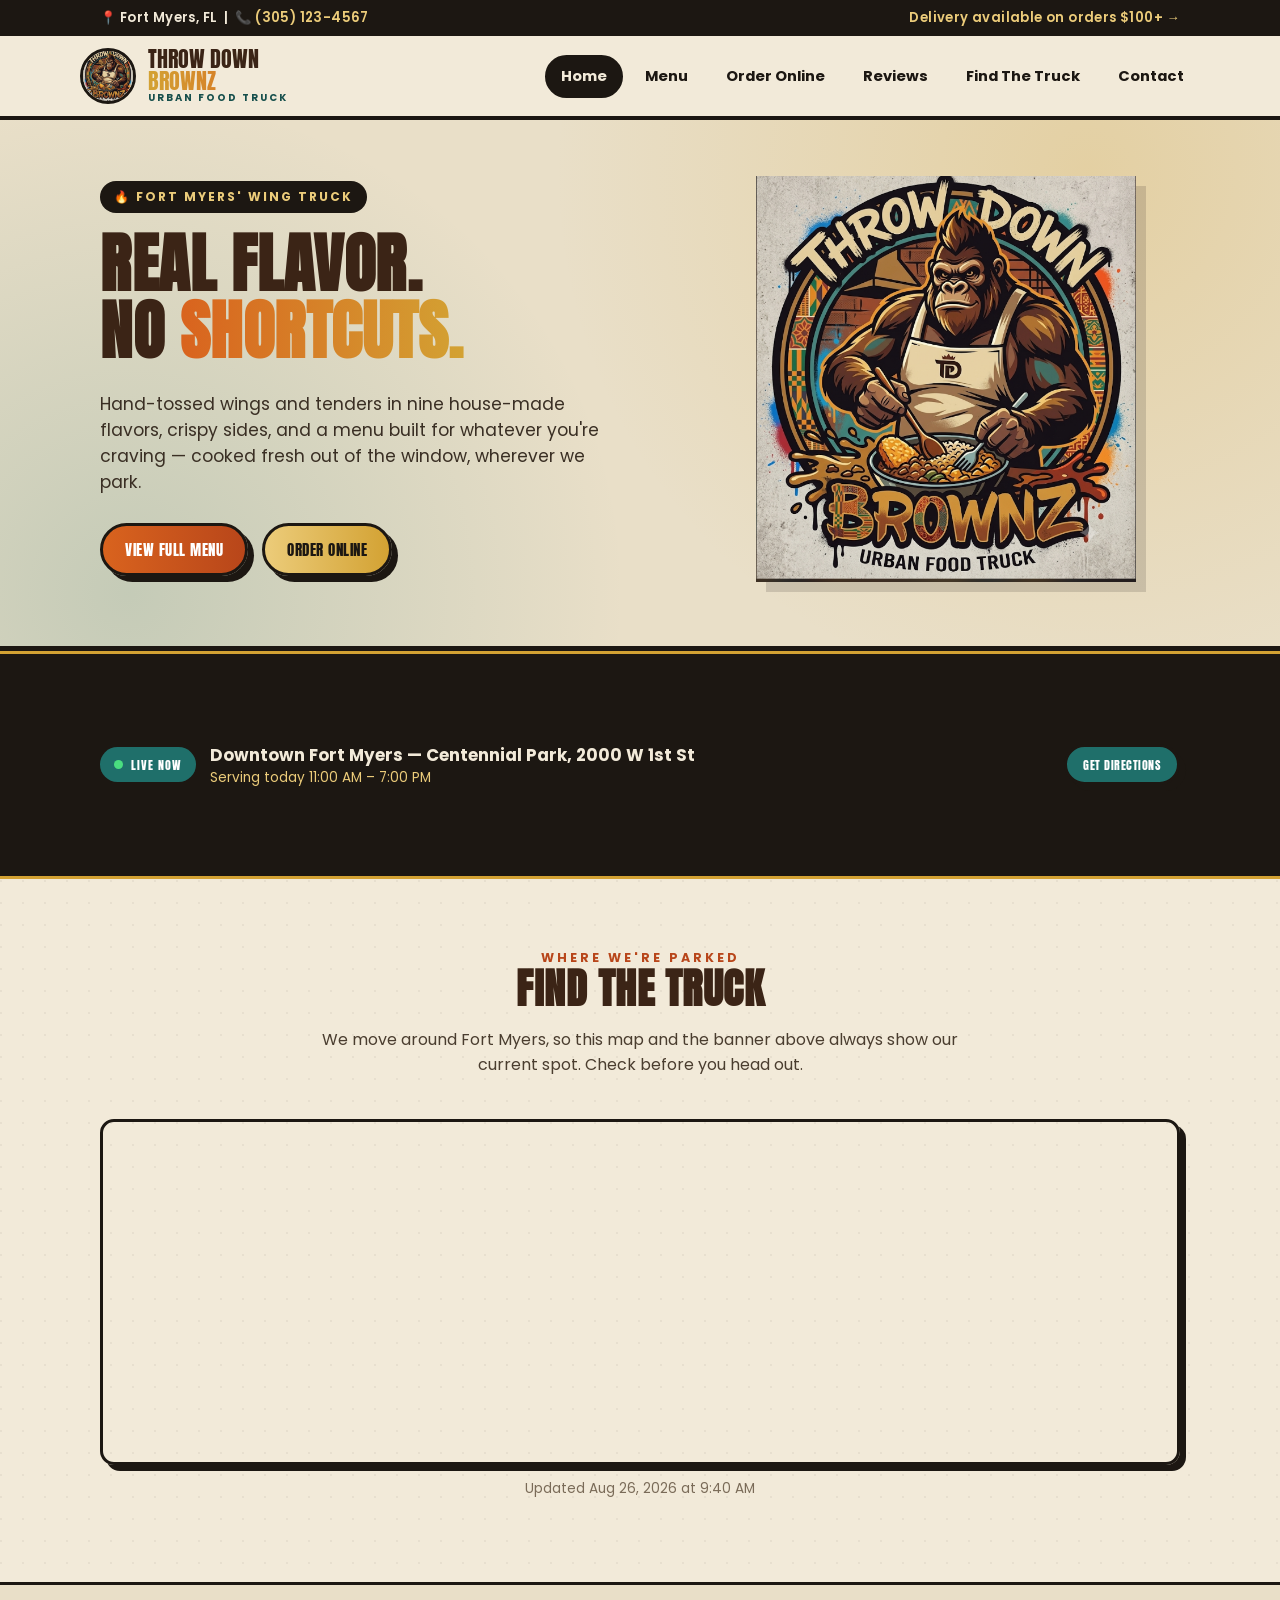
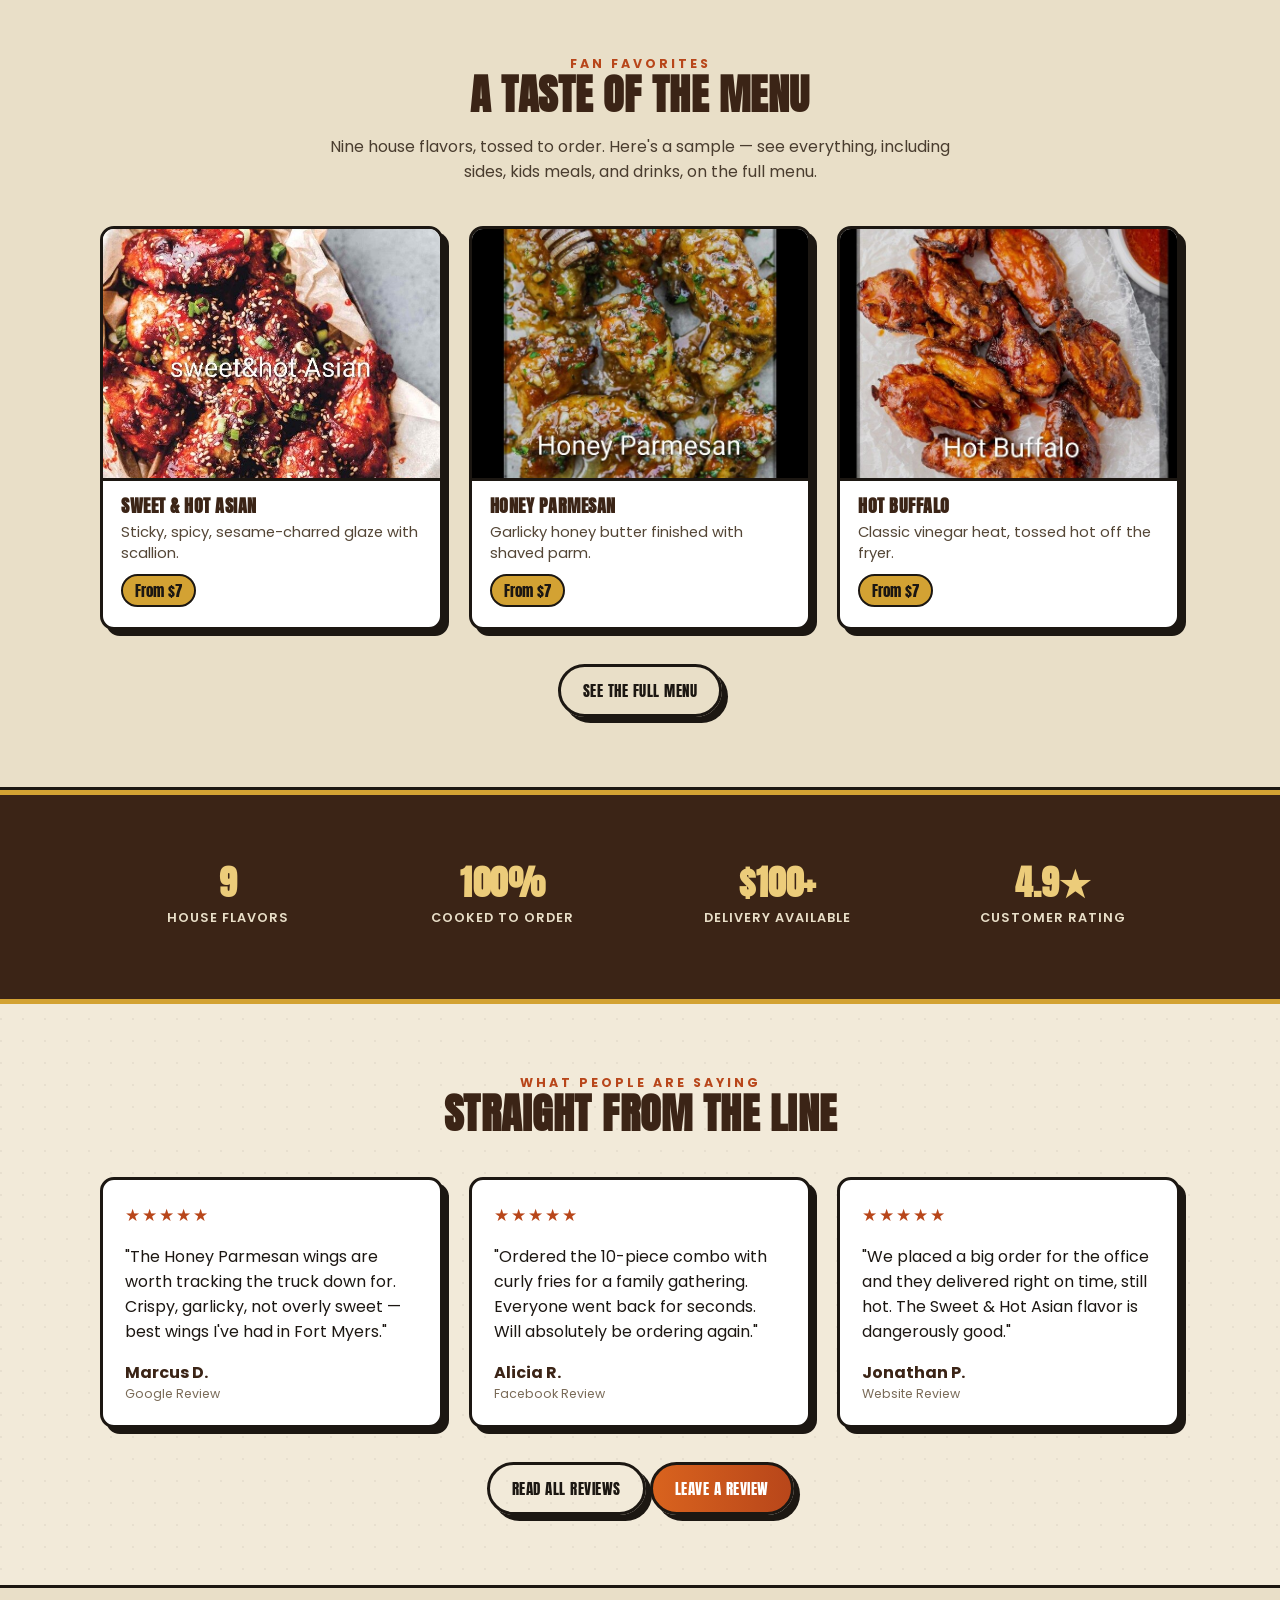
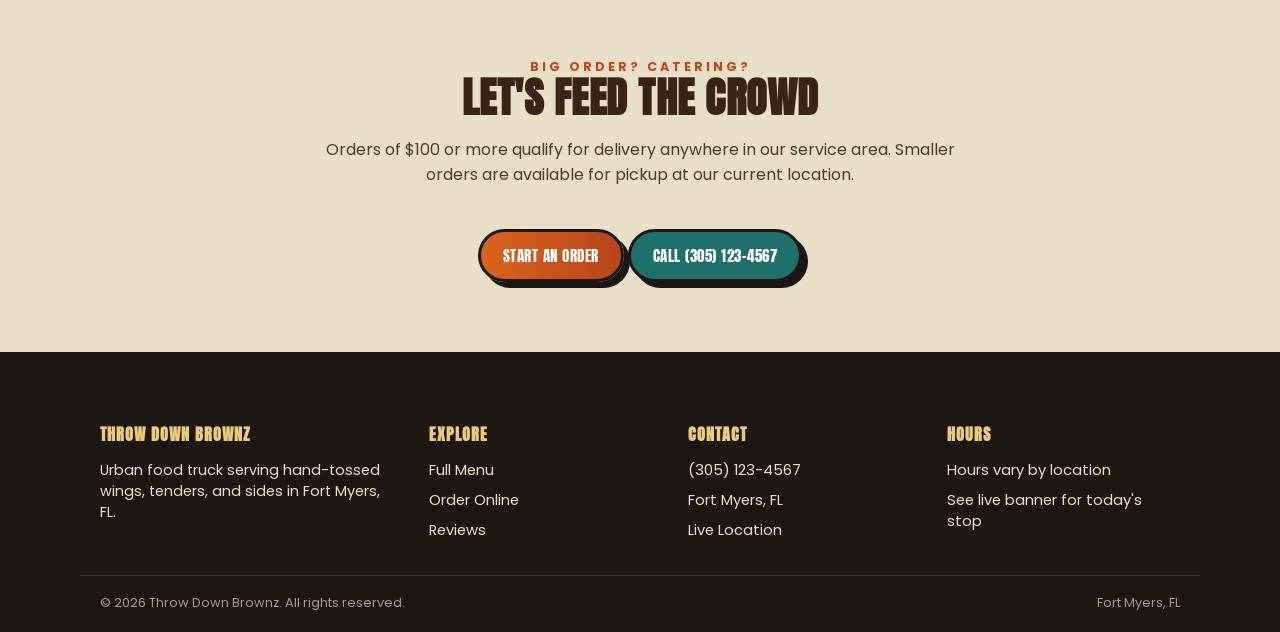
<file: index.html>
<!DOCTYPE html>
<html lang="en">
<head>
<meta charset="UTF-8">
<meta name="viewport" content="width=device-width, initial-scale=1.0">
<title>Throw Down Brownz | Urban Food Truck — Fort Myers, FL</title>
<meta name="description" content="Throw Down Brownz is an urban food truck serving up wings, tenders, and sides in Fort Myers, FL. Check our live location, browse the menu, and place an order.">
<link rel="icon" href="logo.png">
<link rel="stylesheet" href="styles.css">
</head>
<body>

<div class="topbar">
  <div class="container">
    <span>📍 Fort Myers, FL &nbsp;|&nbsp; 📞 <a href="tel:3051234567">(305) 123-4567</a></span>
    <span><a href="order.html">Delivery available on orders $100+ →</a></span>
  </div>
</div>

<header class="site">
  <div class="container nav-wrap">
    <a href="index.html" class="brand">
      <img src="logo.png" alt="Throw Down Brownz logo">
      <div class="brand-text">
        <div class="t1">THROW DOWN</div>
        <div class="t2">BROWNZ</div>
        <div class="tagline">Urban Food Truck</div>
      </div>
    </a>
    <button class="nav-toggle" aria-label="Toggle menu">☰</button>
    <nav class="main-nav">
      <ul>
        <li><a href="index.html" class="active">Home</a></li>
        <li><a href="menu.html">Menu</a></li>
        <li><a href="order.html">Order Online</a></li>
        <li><a href="reviews.html">Reviews</a></li>
        <li><a href="index.html#location">Find The Truck</a></li>
        <li><a href="index.html#contact">Contact</a></li>
      </ul>
    </nav>
  </div>
</header>

<section class="hero">
  <div class="container hero-grid">
    <div>
      <span class="eyebrow">🔥 Fort Myers' Wing Truck</span>
      <h1>Real flavor.<br>No <span class="accent">shortcuts.</span></h1>
      <p class="lead">Hand-tossed wings and tenders in nine house-made flavors, crispy sides, and a menu built for whatever you're craving — cooked fresh out of the window, wherever we park.</p>
      <div class="hero-actions">
        <a href="menu.html" class="btn btn-primary">View Full Menu</a>
        <a href="order.html" class="btn btn-gold">Order Online</a>
      </div>
    </div>
    <div class="hero-art">
      <img src="logo.png" alt="Throw Down Brownz gorilla chef logo">
    </div>
  </div>
</section>

<section class="locate-bar" id="location">
  <div class="container">
    <div class="locate-left">
      <span class="locate-badge"><span class="dot"></span><span data-location-status>LIVE NOW</span></span>
      <div>
        <div id="current-location-text" data-location-address>Loading location…</div>
        <div id="current-hours-text" data-location-hours></div>
      </div>
    </div>
    <a class="btn btn-teal btn-sm" id="directions-link" href="#" target="_blank" rel="noopener">Get Directions</a>
  </div>
</section>

<section>
  <div class="container">
    <div class="section-head">
      <div class="kicker">Where We're Parked</div>
      <h2>Find the truck</h2>
      <p>We move around Fort Myers, so this map and the banner above always show our current spot. Check before you head out.</p>
    </div>
    <div class="map-frame">
      <iframe data-location-map loading="lazy" referrerpolicy="no-referrer-when-downgrade"></iframe>
    </div>
    <p class="center" style="margin-top:14px; color:#7a6b58; font-size:0.85rem;" data-location-updated></p>
  </div>
</section>

<section class="alt-bg">
  <div class="container">
    <div class="section-head">
      <div class="kicker">Fan Favorites</div>
      <h2>A taste of the menu</h2>
      <p>Nine house flavors, tossed to order. Here's a sample — see everything, including sides, kids meals, and drinks, on the full menu.</p>
    </div>
    <div class="grid cols-3">
      <div class="card">
        <div class="card-img"><img src="sweet-hot-asian.jpg" alt="Sweet and hot Asian glazed wings"></div>
        <div class="card-body">
          <h3>Sweet &amp; Hot Asian</h3>
          <p>Sticky, spicy, sesame-charred glaze with scallion.</p>
          <span class="price-tag">From $7</span>
        </div>
      </div>
      <div class="card">
        <div class="card-img"><img src="honey-parmesan.jpg" alt="Honey parmesan wings"></div>
        <div class="card-body">
          <h3>Honey Parmesan</h3>
          <p>Garlicky honey butter finished with shaved parm.</p>
          <span class="price-tag">From $7</span>
        </div>
      </div>
      <div class="card">
        <div class="card-img"><img src="hot-buffalo.jpg" alt="Hot buffalo wings"></div>
        <div class="card-body">
          <h3>Hot Buffalo</h3>
          <p>Classic vinegar heat, tossed hot off the fryer.</p>
          <span class="price-tag">From $7</span>
        </div>
      </div>
    </div>
    <div class="center" style="margin-top:34px;">
      <a href="menu.html" class="btn btn-outline">See The Full Menu</a>
    </div>
  </div>
</section>

<section class="stats-band">
  <div class="container stats">
    <div class="stat"><h3>9</h3><span>House Flavors</span></div>
    <div class="stat"><h3>100%</h3><span>Cooked To Order</span></div>
    <div class="stat"><h3>$100+</h3><span>Delivery Available</span></div>
    <div class="stat"><h3>4.9★</h3><span>Customer Rating</span></div>
  </div>
</section>

<section>
  <div class="container">
    <div class="section-head">
      <div class="kicker">What People Are Saying</div>
      <h2>Straight from the line</h2>
    </div>
    <div class="grid cols-3">
      <div class="review-card">
        <div class="stars">★★★★★</div>
        <p>"The Honey Parmesan wings are worth tracking the truck down for. Crispy, garlicky, not overly sweet — best wings I've had in Fort Myers."</p>
        <div class="review-name">Marcus D.</div>
        <div class="review-meta">Google Review</div>
      </div>
      <div class="review-card">
        <div class="stars">★★★★★</div>
        <p>"Ordered the 10-piece combo with curly fries for a family gathering. Everyone went back for seconds. Will absolutely be ordering again."</p>
        <div class="review-name">Alicia R.</div>
        <div class="review-meta">Facebook Review</div>
      </div>
      <div class="review-card">
        <div class="stars">★★★★★</div>
        <p>"We placed a big order for the office and they delivered right on time, still hot. The Sweet &amp; Hot Asian flavor is dangerously good."</p>
        <div class="review-name">Jonathan P.</div>
        <div class="review-meta">Website Review</div>
      </div>
    </div>
    <div class="center" style="margin-top:34px;">
      <a href="reviews.html" class="btn btn-outline">Read All Reviews</a>
      <a href="reviews.html#leave-review" class="btn btn-primary">Leave A Review</a>
    </div>
  </div>
</section>

<section class="alt-bg" id="contact">
  <div class="container">
    <div class="section-head">
      <div class="kicker">Big Order? Catering?</div>
      <h2>Let's feed the crowd</h2>
      <p>Orders of $100 or more qualify for delivery anywhere in our service area. Smaller orders are available for pickup at our current location.</p>
    </div>
    <div class="center">
      <a href="order.html" class="btn btn-primary">Start An Order</a>
      <a href="tel:3051234567" class="btn btn-teal">Call (305) 123-4567</a>
    </div>
  </div>
</section>

<footer id="footer">
  <div class="container grid">
    <div>
      <h4>Throw Down Brownz</h4>
      <p style="font-size:0.9rem; max-width:280px;">Urban food truck serving hand-tossed wings, tenders, and sides in Fort Myers, FL.</p>
    </div>
    <div>
      <h4>Explore</h4>
      <ul>
        <li><a href="menu.html">Full Menu</a></li>
        <li><a href="order.html">Order Online</a></li>
        <li><a href="reviews.html">Reviews</a></li>
      </ul>
    </div>
    <div>
      <h4>Contact</h4>
      <ul>
        <li><a href="tel:3051234567">(305) 123-4567</a></li>
        <li>Fort Myers, FL</li>
        <li><a href="index.html#location">Live Location</a></li>
      </ul>
    </div>
    <div>
      <h4>Hours</h4>
      <ul>
        <li>Hours vary by location</li>
        <li>See live banner for today's stop</li>
      </ul>
    </div>
  </div>
  <div class="container footer-bottom">
    <span>© <span data-year></span> Throw Down Brownz. All rights reserved.</span>
    <span>Fort Myers, FL</span>
  </div>
</footer>

<script src="script.js"></script>
<script>
  document.addEventListener("DOMContentLoaded", () => {
    const link = document.getElementById("directions-link");
    if(link){
      link.href = "https://www.google.com/maps/search/?api=1&query=" + encodeURIComponent(CURRENT_LOCATION.mapQuery);
    }
  });
</script>
</body>
</html>
</file>
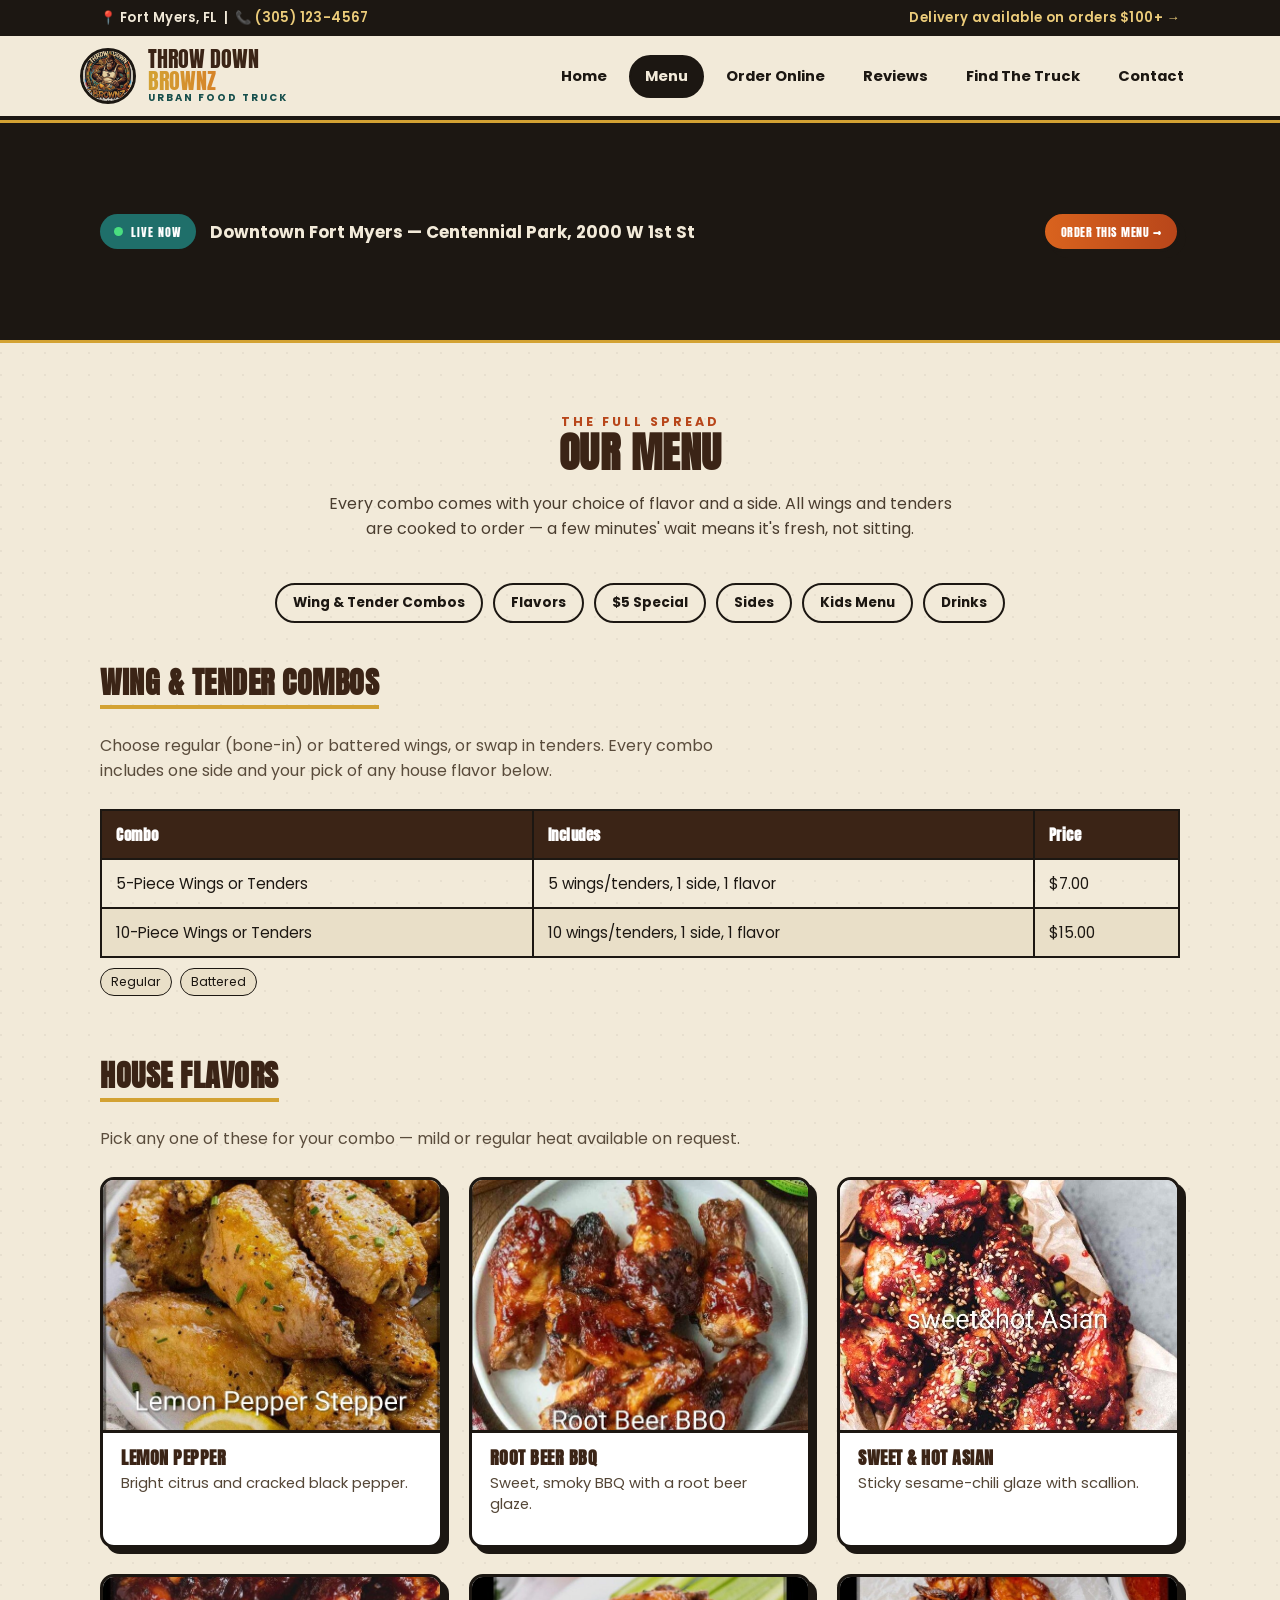
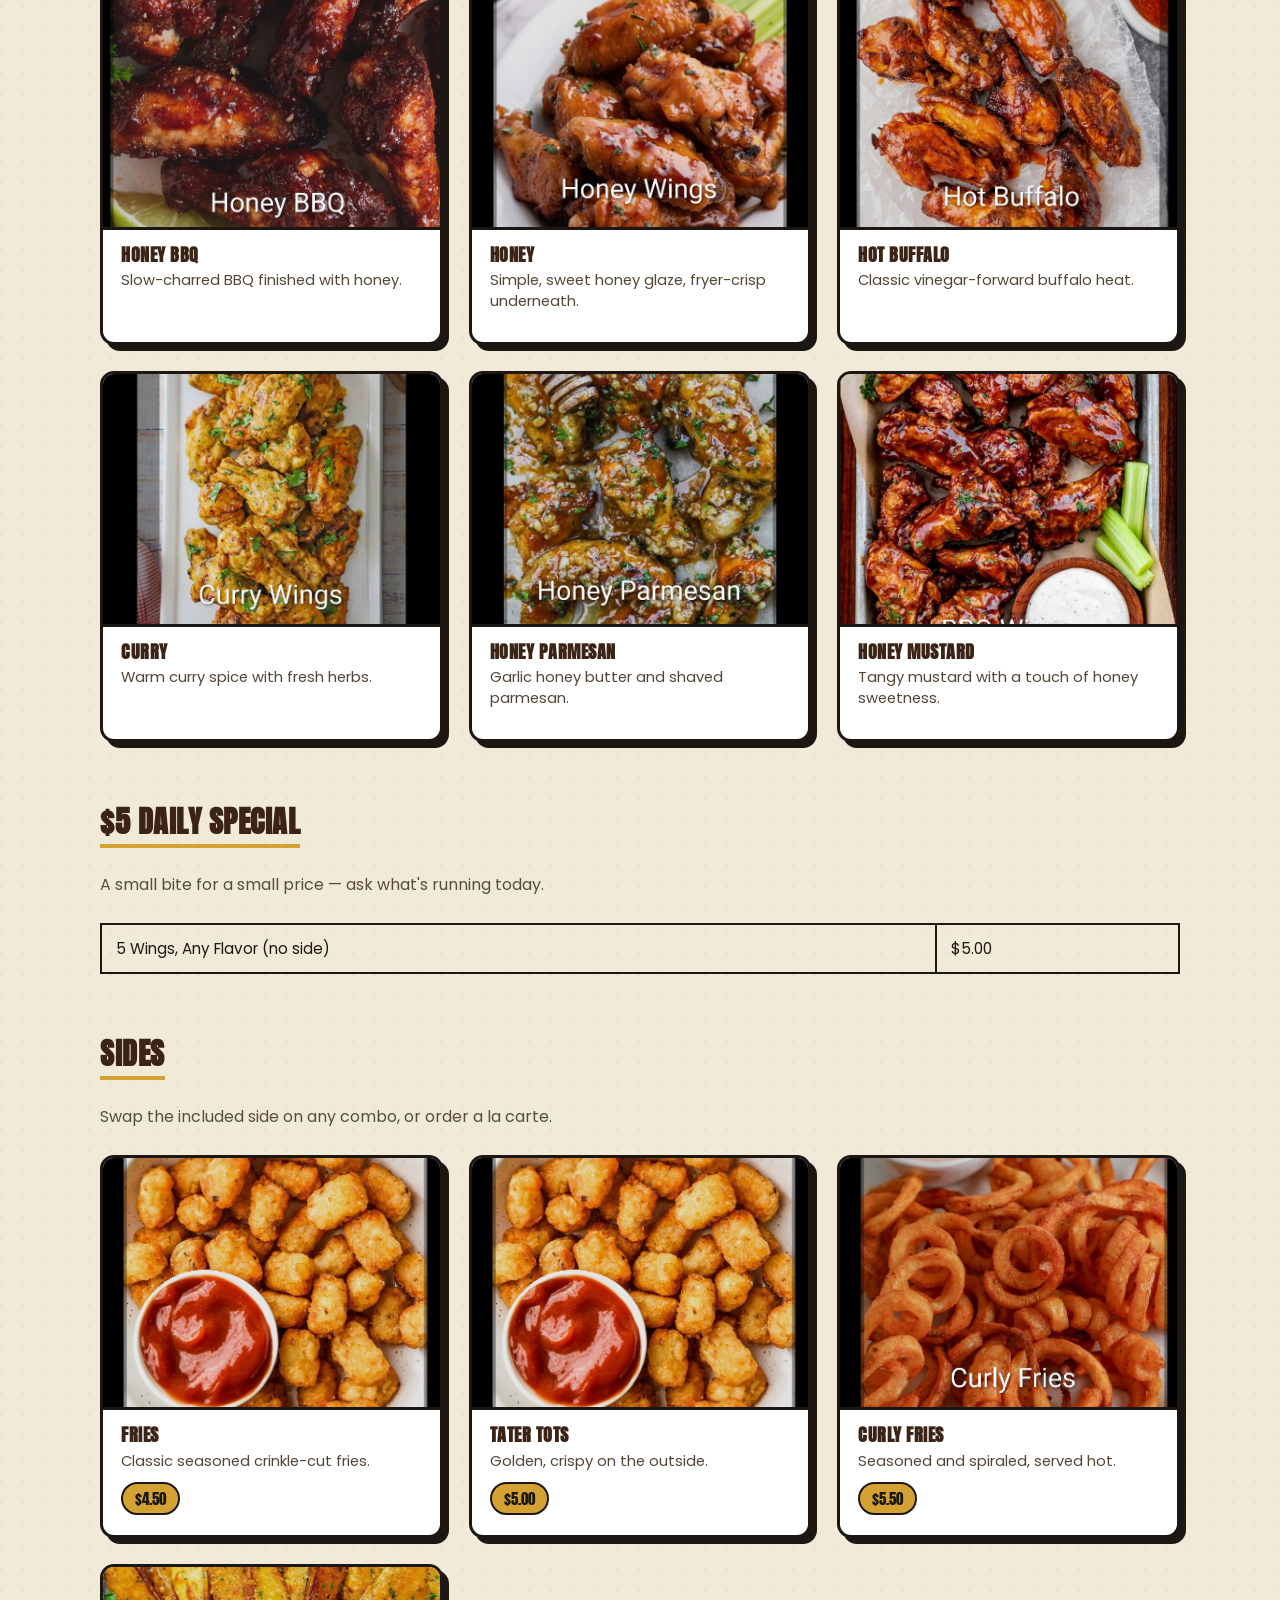
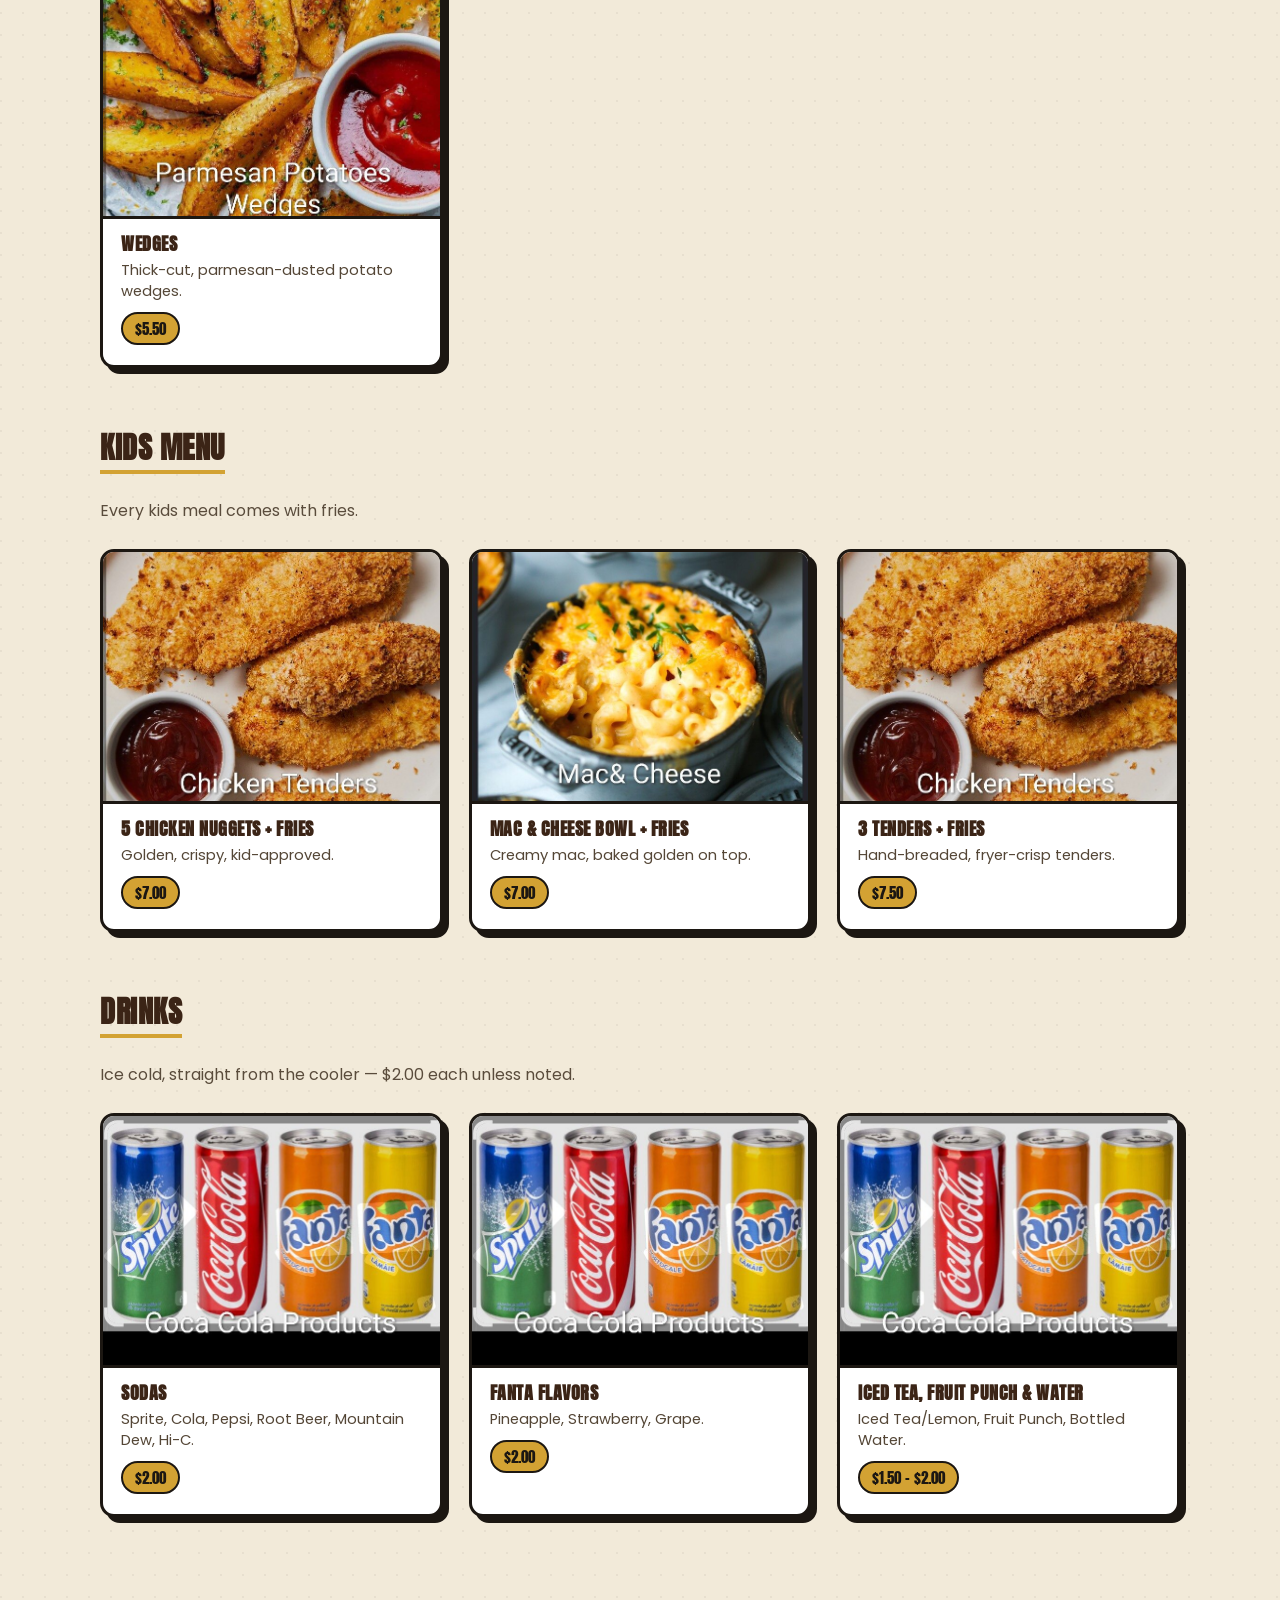
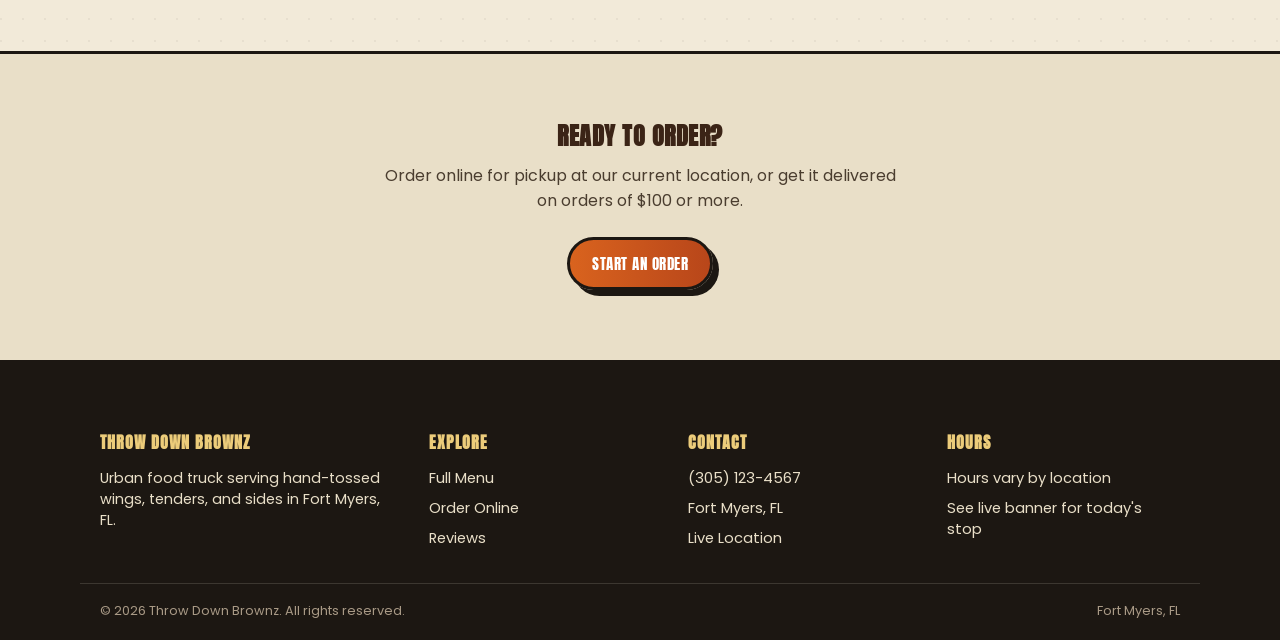
<file: menu.html>
<!DOCTYPE html>
<html lang="en">
<head>
<meta charset="UTF-8">
<meta name="viewport" content="width=device-width, initial-scale=1.0">
<title>Menu | Throw Down Brownz</title>
<meta name="description" content="Browse the full Throw Down Brownz menu: wing & tender combos in nine house flavors, sides, kids meals, and drinks. Fort Myers, FL food truck.">
<link rel="icon" href="logo.png">
<link rel="stylesheet" href="styles.css">
</head>
<body>

<div class="topbar">
  <div class="container">
    <span>📍 Fort Myers, FL &nbsp;|&nbsp; 📞 <a href="tel:3051234567">(305) 123-4567</a></span>
    <span><a href="order.html">Delivery available on orders $100+ →</a></span>
  </div>
</div>

<header class="site">
  <div class="container nav-wrap">
    <a href="index.html" class="brand">
      <img src="logo.png" alt="Throw Down Brownz logo">
      <div class="brand-text">
        <div class="t1">THROW DOWN</div>
        <div class="t2">BROWNZ</div>
        <div class="tagline">Urban Food Truck</div>
      </div>
    </a>
    <button class="nav-toggle" aria-label="Toggle menu">☰</button>
    <nav class="main-nav">
      <ul>
        <li><a href="index.html">Home</a></li>
        <li><a href="menu.html" class="active">Menu</a></li>
        <li><a href="order.html">Order Online</a></li>
        <li><a href="reviews.html">Reviews</a></li>
        <li><a href="index.html#location">Find The Truck</a></li>
        <li><a href="index.html#contact">Contact</a></li>
      </ul>
    </nav>
  </div>
</header>

<section class="locate-bar">
  <div class="container">
    <div class="locate-left">
      <span class="locate-badge"><span class="dot"></span><span data-location-status>LIVE NOW</span></span>
      <div>
        <div id="current-location-text" data-location-address>Loading location…</div>
      </div>
    </div>
    <a class="btn btn-primary btn-sm" href="order.html">Order This Menu →</a>
  </div>
</section>

<section style="padding-bottom:0;">
  <div class="container">
    <div class="section-head">
      <div class="kicker">The Full Spread</div>
      <h2>Our Menu</h2>
      <p>Every combo comes with your choice of flavor and a side. All wings and tenders are cooked to order — a few minutes' wait means it's fresh, not sitting.</p>
    </div>
    <div class="menu-jump">
      <a href="#combos">Wing &amp; Tender Combos</a>
      <a href="#flavors">Flavors</a>
      <a href="#special">$5 Special</a>
      <a href="#sides">Sides</a>
      <a href="#kids">Kids Menu</a>
      <a href="#drinks">Drinks</a>
    </div>
  </div>
</section>

<section style="padding-top:0;">
  <div class="container">

    <!-- COMBOS -->
    <div class="menu-category" id="combos">
      <h2>Wing &amp; Tender Combos</h2>
      <p class="cat-desc">Choose regular (bone-in) or battered wings, or swap in tenders. Every combo includes one side and your pick of any house flavor below.</p>
      <table class="combo-table">
        <thead>
          <tr><th>Combo</th><th>Includes</th><th>Price</th></tr>
        </thead>
        <tbody>
          <tr>
            <td>5-Piece Wings or Tenders</td>
            <td>5 wings/tenders, 1 side, 1 flavor</td>
            <td>$7.00</td>
          </tr>
          <tr>
            <td>10-Piece Wings or Tenders</td>
            <td>10 wings/tenders, 1 side, 1 flavor</td>
            <td>$15.00</td>
          </tr>
        </tbody>
      </table>
      <div class="flavor-tags">
        <span>Regular</span><span>Battered</span>
      </div>
    </div>

    <!-- FLAVORS -->
    <div class="menu-category" id="flavors">
      <h2>House Flavors</h2>
      <p class="cat-desc">Pick any one of these for your combo — mild or regular heat available on request.</p>
      <div class="grid cols-3">
        <div class="card">
          <div class="card-img"><img src="lemon-pepper.jpg" alt="Lemon pepper wings"></div>
          <div class="card-body"><h3>Lemon Pepper</h3><p>Bright citrus and cracked black pepper.</p></div>
        </div>
        <div class="card">
          <div class="card-img"><img src="root-beer-bbq.jpg" alt="Root beer BBQ wings"></div>
          <div class="card-body"><h3>Root Beer BBQ</h3><p>Sweet, smoky BBQ with a root beer glaze.</p></div>
        </div>
        <div class="card">
          <div class="card-img"><img src="sweet-hot-asian.jpg" alt="Sweet and hot Asian wings"></div>
          <div class="card-body"><h3>Sweet &amp; Hot Asian</h3><p>Sticky sesame-chili glaze with scallion.</p></div>
        </div>
        <div class="card">
          <div class="card-img"><img src="honey-bbq.jpg" alt="Honey BBQ wings"></div>
          <div class="card-body"><h3>Honey BBQ</h3><p>Slow-charred BBQ finished with honey.</p></div>
        </div>
        <div class="card">
          <div class="card-img"><img src="honey-wings.jpg" alt="Honey glazed wings"></div>
          <div class="card-body"><h3>Honey</h3><p>Simple, sweet honey glaze, fryer-crisp underneath.</p></div>
        </div>
        <div class="card">
          <div class="card-img"><img src="hot-buffalo.jpg" alt="Hot buffalo wings"></div>
          <div class="card-body"><h3>Hot Buffalo</h3><p>Classic vinegar-forward buffalo heat.</p></div>
        </div>
        <div class="card">
          <div class="card-img"><img src="curry-wings.jpg" alt="Curry wings"></div>
          <div class="card-body"><h3>Curry</h3><p>Warm curry spice with fresh herbs.</p></div>
        </div>
        <div class="card">
          <div class="card-img"><img src="honey-parmesan.jpg" alt="Honey parmesan wings"></div>
          <div class="card-body"><h3>Honey Parmesan</h3><p>Garlic honey butter and shaved parmesan.</p></div>
        </div>
        <div class="card">
          <div class="card-img"><img src="bbq-wings-hero.jpg" alt="Honey mustard style BBQ wings"></div>
          <div class="card-body"><h3>Honey Mustard</h3><p>Tangy mustard with a touch of honey sweetness.</p></div>
        </div>
      </div>
    </div>

    <!-- $5 SPECIAL -->
    <div class="menu-category" id="special">
      <h2>$5 Daily Special</h2>
      <p class="cat-desc">A small bite for a small price — ask what's running today.</p>
      <table class="combo-table">
        <tbody>
          <tr><td>5 Wings, Any Flavor (no side)</td><td>$5.00</td></tr>
        </tbody>
      </table>
    </div>

    <!-- SIDES -->
    <div class="menu-category" id="sides">
      <h2>Sides</h2>
      <p class="cat-desc">Swap the included side on any combo, or order a la carte.</p>
      <div class="grid cols-3">
        <div class="card">
          <div class="card-img"><img src="tater-tots.jpg" alt="Tater tots"></div>
          <div class="card-body"><h3>Fries</h3><p>Classic seasoned crinkle-cut fries.</p><span class="price-tag">$4.50</span></div>
        </div>
        <div class="card">
          <div class="card-img"><img src="tater-tots.jpg" alt="Tater tots"></div>
          <div class="card-body"><h3>Tater Tots</h3><p>Golden, crispy on the outside.</p><span class="price-tag">$5.00</span></div>
        </div>
        <div class="card">
          <div class="card-img"><img src="curly-fries.jpg" alt="Curly fries"></div>
          <div class="card-body"><h3>Curly Fries</h3><p>Seasoned and spiraled, served hot.</p><span class="price-tag">$5.50</span></div>
        </div>
        <div class="card">
          <div class="card-img"><img src="parmesan-wedges.jpg" alt="Parmesan potato wedges"></div>
          <div class="card-body"><h3>Wedges</h3><p>Thick-cut, parmesan-dusted potato wedges.</p><span class="price-tag">$5.50</span></div>
        </div>
      </div>
    </div>

    <!-- KIDS -->
    <div class="menu-category" id="kids">
      <h2>Kids Menu</h2>
      <p class="cat-desc">Every kids meal comes with fries.</p>
      <div class="grid cols-3">
        <div class="card">
          <div class="card-img"><img src="chicken-tenders.jpg" alt="Chicken nuggets"></div>
          <div class="card-body"><h3>5 Chicken Nuggets + Fries</h3><p>Golden, crispy, kid-approved.</p><span class="price-tag">$7.00</span></div>
        </div>
        <div class="card">
          <div class="card-img"><img src="mac-cheese.jpg" alt="Mac and cheese bowl"></div>
          <div class="card-body"><h3>Mac &amp; Cheese Bowl + Fries</h3><p>Creamy mac, baked golden on top.</p><span class="price-tag">$7.00</span></div>
        </div>
        <div class="card">
          <div class="card-img"><img src="chicken-tenders.jpg" alt="Chicken tenders"></div>
          <div class="card-body"><h3>3 Tenders + Fries</h3><p>Hand-breaded, fryer-crisp tenders.</p><span class="price-tag">$7.50</span></div>
        </div>
      </div>
    </div>

    <!-- DRINKS -->
    <div class="menu-category" id="drinks">
      <h2>Drinks</h2>
      <p class="cat-desc">Ice cold, straight from the cooler — $2.00 each unless noted.</p>
      <div class="grid cols-3">
        <div class="card">
          <div class="card-img"><img src="drinks.jpg" alt="Assorted canned sodas"></div>
          <div class="card-body">
            <h3>Sodas</h3>
            <p>Sprite, Cola, Pepsi, Root Beer, Mountain Dew, Hi-C.</p>
            <span class="price-tag">$2.00</span>
          </div>
        </div>
        <div class="card">
          <div class="card-img"><img src="drinks.jpg" alt="Fanta flavors"></div>
          <div class="card-body">
            <h3>Fanta Flavors</h3>
            <p>Pineapple, Strawberry, Grape.</p>
            <span class="price-tag">$2.00</span>
          </div>
        </div>
        <div class="card">
          <div class="card-img"><img src="drinks.jpg" alt="Iced tea and water"></div>
          <div class="card-body">
            <h3>Iced Tea, Fruit Punch &amp; Water</h3>
            <p>Iced Tea/Lemon, Fruit Punch, Bottled Water.</p>
            <span class="price-tag">$1.50 – $2.00</span>
          </div>
        </div>
      </div>
    </div>

  </div>
</section>

<section class="alt-bg">
  <div class="container center">
    <h2 style="color:var(--brown-deep); margin-bottom:14px;">Ready to order?</h2>
    <p style="max-width:520px; margin:0 auto 24px; color:#4a3d2f;">Order online for pickup at our current location, or get it delivered on orders of $100 or more.</p>
    <a href="order.html" class="btn btn-primary">Start An Order</a>
  </div>
</section>

<footer>
  <div class="container grid">
    <div>
      <h4>Throw Down Brownz</h4>
      <p style="font-size:0.9rem; max-width:280px;">Urban food truck serving hand-tossed wings, tenders, and sides in Fort Myers, FL.</p>
    </div>
    <div>
      <h4>Explore</h4>
      <ul>
        <li><a href="menu.html">Full Menu</a></li>
        <li><a href="order.html">Order Online</a></li>
        <li><a href="reviews.html">Reviews</a></li>
      </ul>
    </div>
    <div>
      <h4>Contact</h4>
      <ul>
        <li><a href="tel:3051234567">(305) 123-4567</a></li>
        <li>Fort Myers, FL</li>
        <li><a href="index.html#location">Live Location</a></li>
      </ul>
    </div>
    <div>
      <h4>Hours</h4>
      <ul>
        <li>Hours vary by location</li>
        <li>See live banner for today's stop</li>
      </ul>
    </div>
  </div>
  <div class="container footer-bottom">
    <span>© <span data-year></span> Throw Down Brownz. All rights reserved.</span>
    <span>Fort Myers, FL</span>
  </div>
</footer>

<script src="script.js"></script>
</body>
</html>
</file>
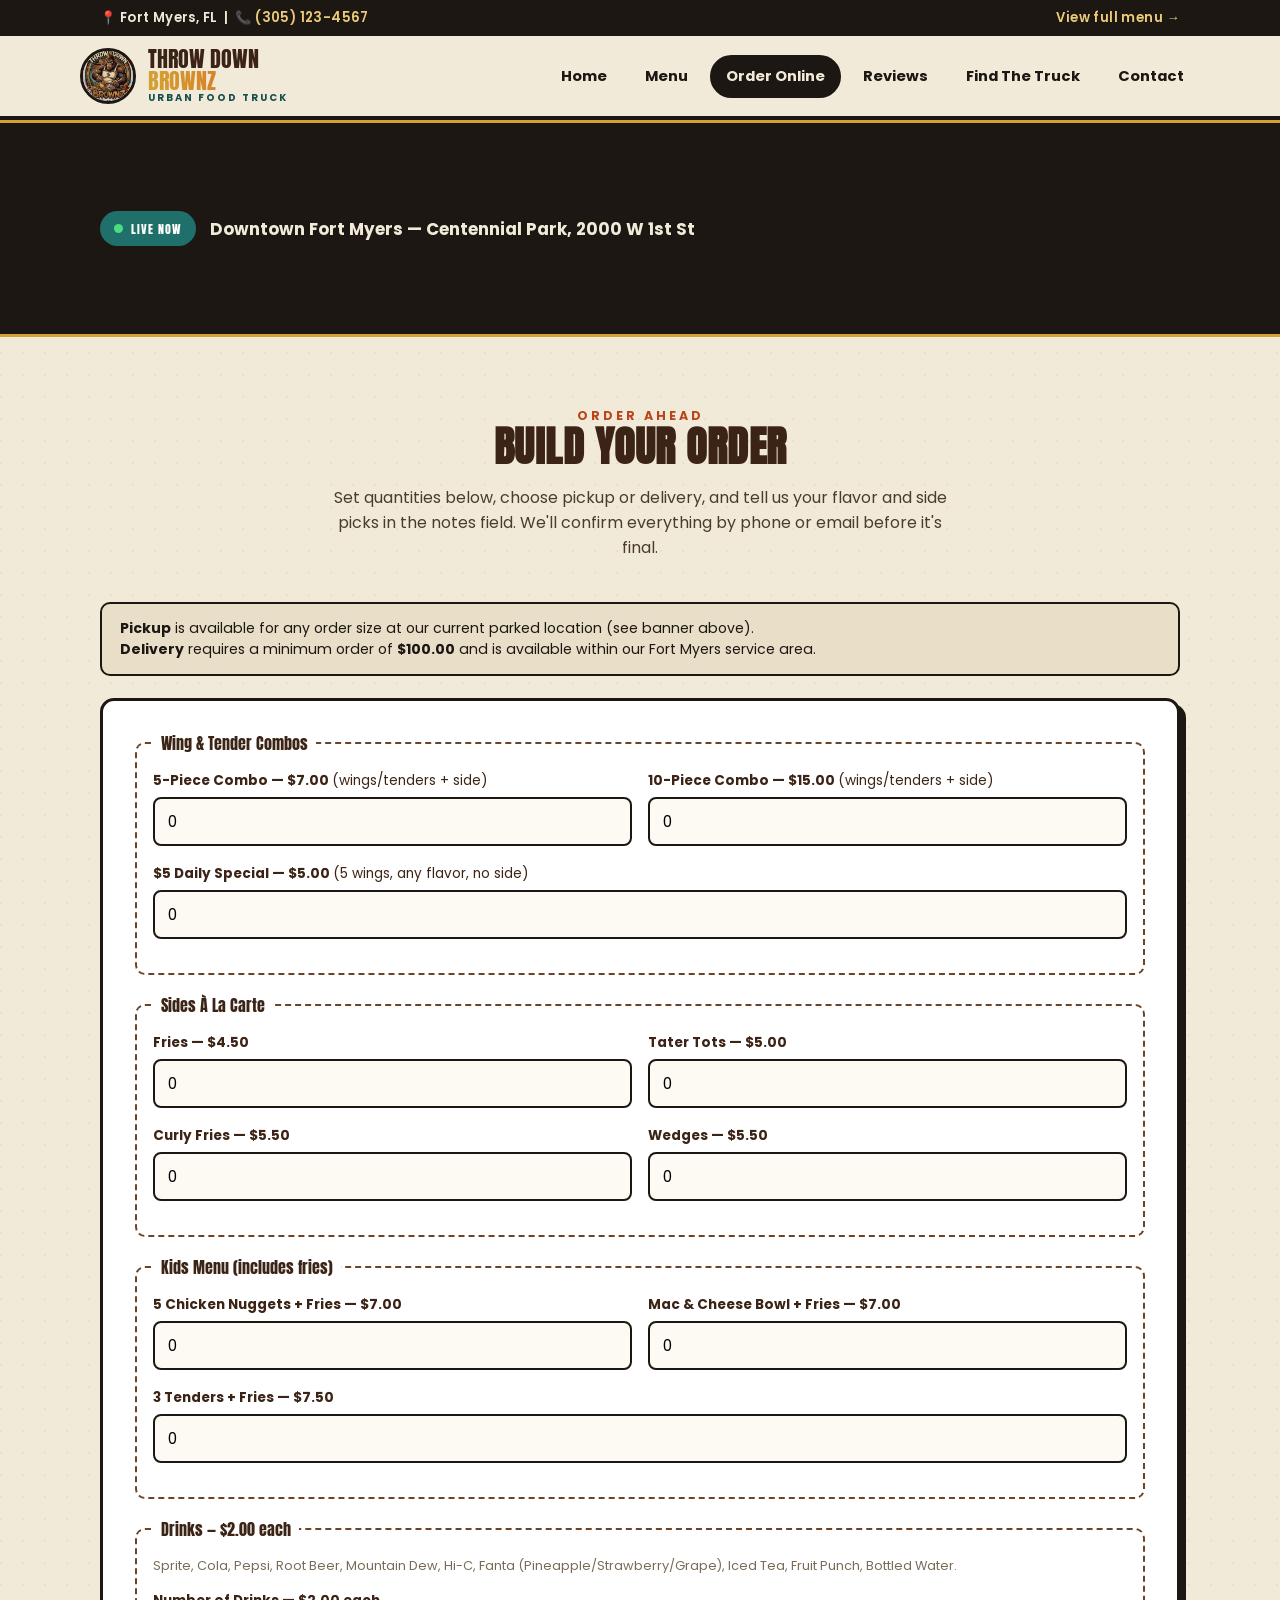
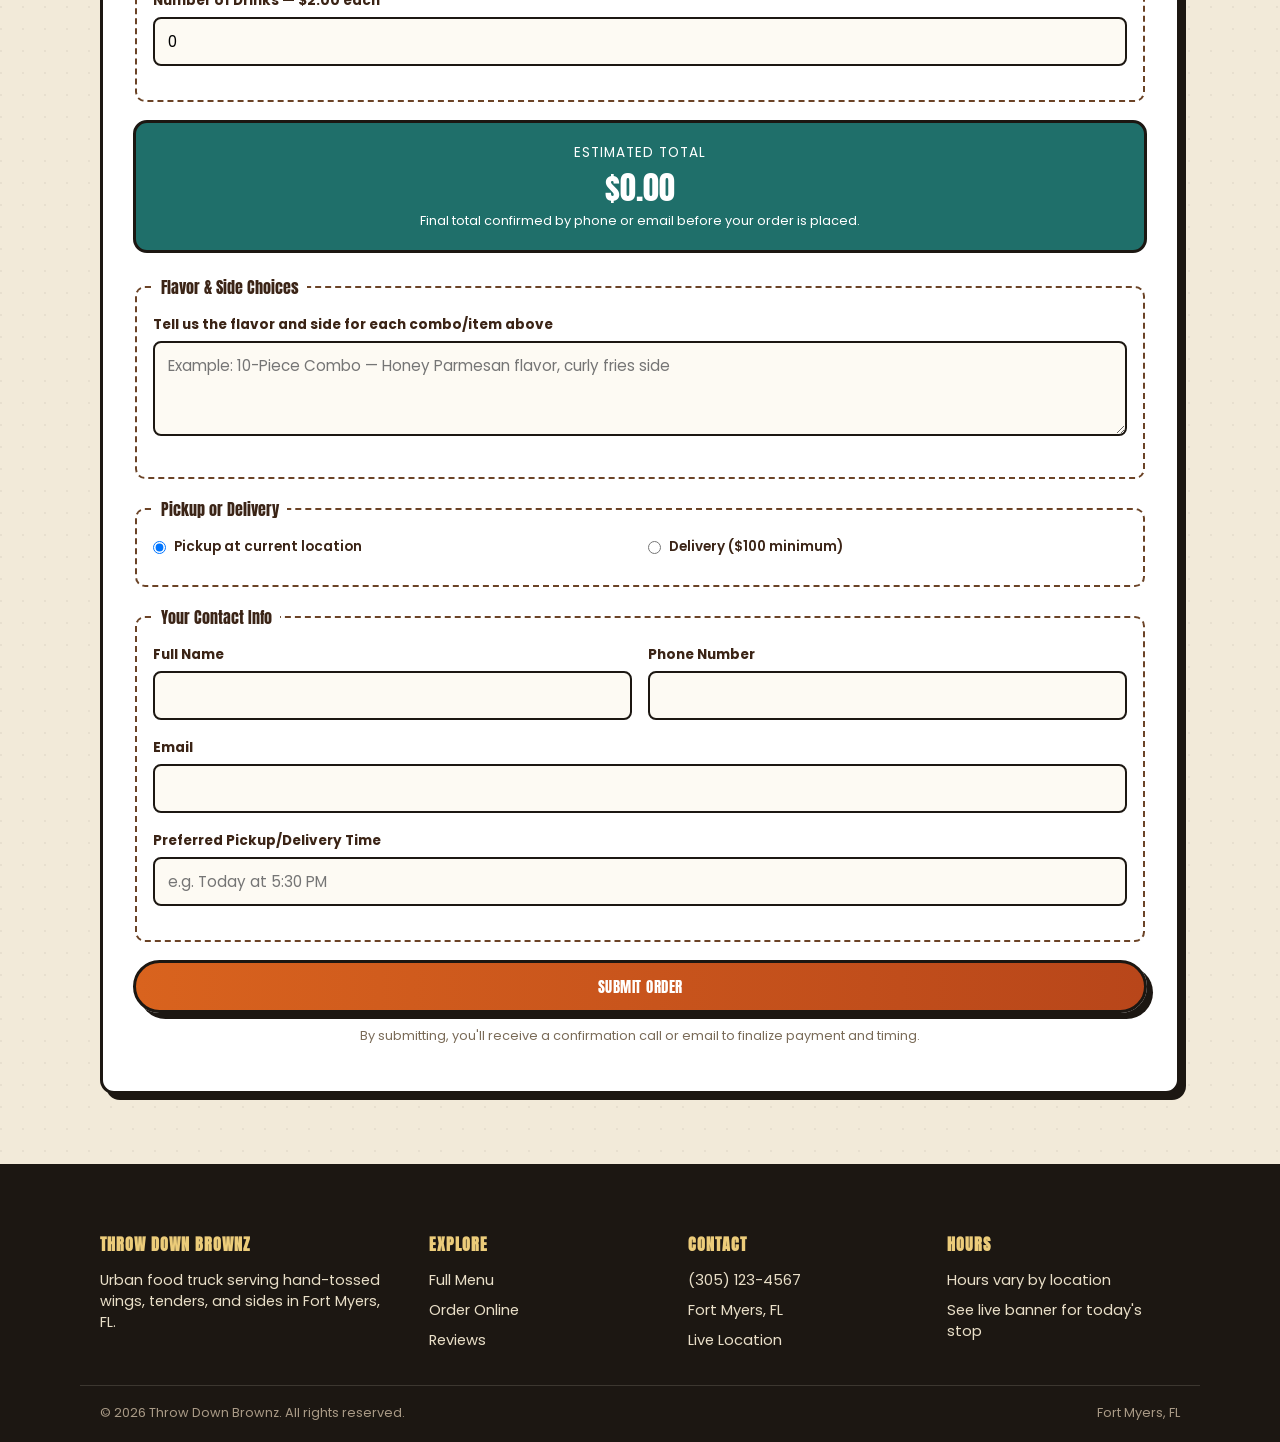
<file: order.html>
<!DOCTYPE html>
<html lang="en">
<head>
<meta charset="UTF-8">
<meta name="viewport" content="width=device-width, initial-scale=1.0">
<title>Order Online | Throw Down Brownz</title>
<meta name="description" content="Order online from Throw Down Brownz. Pickup available at our current location, delivery available on orders of $100 or more.">
<link rel="icon" href="logo.png">
<link rel="stylesheet" href="styles.css">
</head>
<body>

<div class="topbar">
  <div class="container">
    <span>📍 Fort Myers, FL &nbsp;|&nbsp; 📞 <a href="tel:3051234567">(305) 123-4567</a></span>
    <span><a href="menu.html">View full menu →</a></span>
  </div>
</div>

<header class="site">
  <div class="container nav-wrap">
    <a href="index.html" class="brand">
      <img src="logo.png" alt="Throw Down Brownz logo">
      <div class="brand-text">
        <div class="t1">THROW DOWN</div>
        <div class="t2">BROWNZ</div>
        <div class="tagline">Urban Food Truck</div>
      </div>
    </a>
    <button class="nav-toggle" aria-label="Toggle menu">☰</button>
    <nav class="main-nav">
      <ul>
        <li><a href="index.html">Home</a></li>
        <li><a href="menu.html">Menu</a></li>
        <li><a href="order.html" class="active">Order Online</a></li>
        <li><a href="reviews.html">Reviews</a></li>
        <li><a href="index.html#location">Find The Truck</a></li>
        <li><a href="index.html#contact">Contact</a></li>
      </ul>
    </nav>
  </div>
</header>

<section class="locate-bar">
  <div class="container">
    <div class="locate-left">
      <span class="locate-badge"><span class="dot"></span><span data-location-status>LIVE NOW</span></span>
      <div><div id="current-location-text" data-location-address>Loading location…</div></div>
    </div>
  </div>
</section>

<section>
  <div class="container">
    <div class="section-head">
      <div class="kicker">Order Ahead</div>
      <h2>Build your order</h2>
      <p>Set quantities below, choose pickup or delivery, and tell us your flavor and side picks in the notes field. We'll confirm everything by phone or email before it's final.</p>
    </div>

    <div class="note-box">
      <strong>Pickup</strong> is available for any order size at our current parked location (see banner above).<br>
      <strong>Delivery</strong> requires a minimum order of <strong>$100.00</strong> and is available within our Fort Myers service area.
    </div>

    <form id="order-form" action="https://formsubmit.co/orders@throwdownbrownz.com" method="POST" class="form-card">
      <input type="hidden" name="_subject" value="New Order — Throw Down Brownz">
      <input type="hidden" name="_template" value="table">
      <input type="hidden" name="_captcha" value="false">
      <input type="text" name="_honey" style="display:none">
      <input type="hidden" id="order-summary-hidden" name="Order Summary">

      <fieldset>
        <legend>Wing &amp; Tender Combos</legend>
        <div class="field-row">
          <div>
            <label for="qty-combo5">5-Piece Combo — $7.00 <span style="font-weight:400;">(wings/tenders + side)</span></label>
            <input type="number" id="qty-combo5" min="0" max="30" value="0" data-price="7.00" data-name="5-Piece Combo">
          </div>
          <div>
            <label for="qty-combo10">10-Piece Combo — $15.00 <span style="font-weight:400;">(wings/tenders + side)</span></label>
            <input type="number" id="qty-combo10" min="0" max="30" value="0" data-price="15.00" data-name="10-Piece Combo">
          </div>
        </div>
        <label for="qty-special">$5 Daily Special — $5.00 <span style="font-weight:400;">(5 wings, any flavor, no side)</span></label>
        <input type="number" id="qty-special" min="0" max="30" value="0" data-price="5.00" data-name="$5 Special">
      </fieldset>

      <fieldset>
        <legend>Sides À La Carte</legend>
        <div class="field-row">
          <div>
            <label for="qty-fries">Fries — $4.50</label>
            <input type="number" id="qty-fries" min="0" max="30" value="0" data-price="4.50" data-name="Fries">
          </div>
          <div>
            <label for="qty-tots">Tater Tots — $5.00</label>
            <input type="number" id="qty-tots" min="0" max="30" value="0" data-price="5.00" data-name="Tater Tots">
          </div>
        </div>
        <div class="field-row">
          <div>
            <label for="qty-curly">Curly Fries — $5.50</label>
            <input type="number" id="qty-curly" min="0" max="30" value="0" data-price="5.50" data-name="Curly Fries">
          </div>
          <div>
            <label for="qty-wedges">Wedges — $5.50</label>
            <input type="number" id="qty-wedges" min="0" max="30" value="0" data-price="5.50" data-name="Wedges">
          </div>
        </div>
      </fieldset>

      <fieldset>
        <legend>Kids Menu (includes fries)</legend>
        <div class="field-row">
          <div>
            <label for="qty-nuggets">5 Chicken Nuggets + Fries — $7.00</label>
            <input type="number" id="qty-nuggets" min="0" max="30" value="0" data-price="7.00" data-name="Kids Nuggets Meal">
          </div>
          <div>
            <label for="qty-mac">Mac &amp; Cheese Bowl + Fries — $7.00</label>
            <input type="number" id="qty-mac" min="0" max="30" value="0" data-price="7.00" data-name="Kids Mac & Cheese Meal">
          </div>
        </div>
        <label for="qty-kidstenders">3 Tenders + Fries — $7.50</label>
        <input type="number" id="qty-kidstenders" min="0" max="30" value="0" data-price="7.50" data-name="Kids Tenders Meal">
      </fieldset>

      <fieldset>
        <legend>Drinks — $2.00 each</legend>
        <p class="helper mt-0">Sprite, Cola, Pepsi, Root Beer, Mountain Dew, Hi-C, Fanta (Pineapple/Strawberry/Grape), Iced Tea, Fruit Punch, Bottled Water.</p>
        <label for="qty-drinks">Number of Drinks — $2.00 each</label>
        <input type="number" id="qty-drinks" min="0" max="60" value="0" data-price="2.00" data-name="Drinks">
      </fieldset>

      <div class="order-total">
        <div style="font-size:0.85rem; letter-spacing:1px; text-transform:uppercase;">Estimated Total</div>
        <div class="amt" id="order-total-amount">$0.00</div>
        <div style="font-size:0.8rem;">Final total confirmed by phone or email before your order is placed.</div>
      </div>

      <fieldset>
        <legend>Flavor &amp; Side Choices</legend>
        <label for="flavor-notes">Tell us the flavor and side for each combo/item above</label>
        <textarea id="flavor-notes" name="Flavor & Side Notes" rows="3" placeholder="Example: 10-Piece Combo — Honey Parmesan flavor, curly fries side"></textarea>
      </fieldset>

      <fieldset>
        <legend>Pickup or Delivery</legend>
        <div class="field-row" style="margin-bottom:6px;">
          <label style="display:flex; align-items:center; gap:8px; font-weight:600;">
            <input type="radio" name="fulfillment" value="pickup" checked style="width:auto; margin:0;"> Pickup at current location
          </label>
          <label style="display:flex; align-items:center; gap:8px; font-weight:600;">
            <input type="radio" name="fulfillment" value="delivery" style="width:auto; margin:0;"> Delivery ($100 minimum)
          </label>
        </div>
        <p id="delivery-warning" class="helper" style="display:none; color:var(--orange-deep); font-weight:700;">Your order must total at least $100.00 to qualify for delivery. Add more items or switch to pickup.</p>

        <div id="delivery-fields" style="display:none; margin-top:14px;">
          <label for="delivery-address">Delivery Address</label>
          <input type="text" id="delivery-address" name="Delivery Address" placeholder="Street address, city, ZIP">
        </div>
      </fieldset>

      <fieldset>
        <legend>Your Contact Info</legend>
        <div class="field-row">
          <div>
            <label for="cust-name">Full Name</label>
            <input type="text" id="cust-name" name="Name" required>
          </div>
          <div>
            <label for="cust-phone">Phone Number</label>
            <input type="tel" id="cust-phone" name="Phone" required>
          </div>
        </div>
        <label for="cust-email">Email</label>
        <input type="email" id="cust-email" name="Email" required>
        <label for="cust-time">Preferred Pickup/Delivery Time</label>
        <input type="text" id="cust-time" name="Preferred Time" placeholder="e.g. Today at 5:30 PM">
      </fieldset>

      <button type="submit" id="order-submit-btn" class="btn btn-primary btn-block">Submit Order</button>
      <p class="helper center" style="margin-top:14px;">By submitting, you'll receive a confirmation call or email to finalize payment and timing.</p>
    </form>
  </div>
</section>

<footer>
  <div class="container grid">
    <div>
      <h4>Throw Down Brownz</h4>
      <p style="font-size:0.9rem; max-width:280px;">Urban food truck serving hand-tossed wings, tenders, and sides in Fort Myers, FL.</p>
    </div>
    <div>
      <h4>Explore</h4>
      <ul>
        <li><a href="menu.html">Full Menu</a></li>
        <li><a href="order.html">Order Online</a></li>
        <li><a href="reviews.html">Reviews</a></li>
      </ul>
    </div>
    <div>
      <h4>Contact</h4>
      <ul>
        <li><a href="tel:3051234567">(305) 123-4567</a></li>
        <li>Fort Myers, FL</li>
        <li><a href="index.html#location">Live Location</a></li>
      </ul>
    </div>
    <div>
      <h4>Hours</h4>
      <ul>
        <li>Hours vary by location</li>
        <li>See live banner for today's stop</li>
      </ul>
    </div>
  </div>
  <div class="container footer-bottom">
    <span>© <span data-year></span> Throw Down Brownz. All rights reserved.</span>
    <span>Fort Myers, FL</span>
  </div>
</footer>

<script src="script.js"></script>
</body>
</html>
</file>
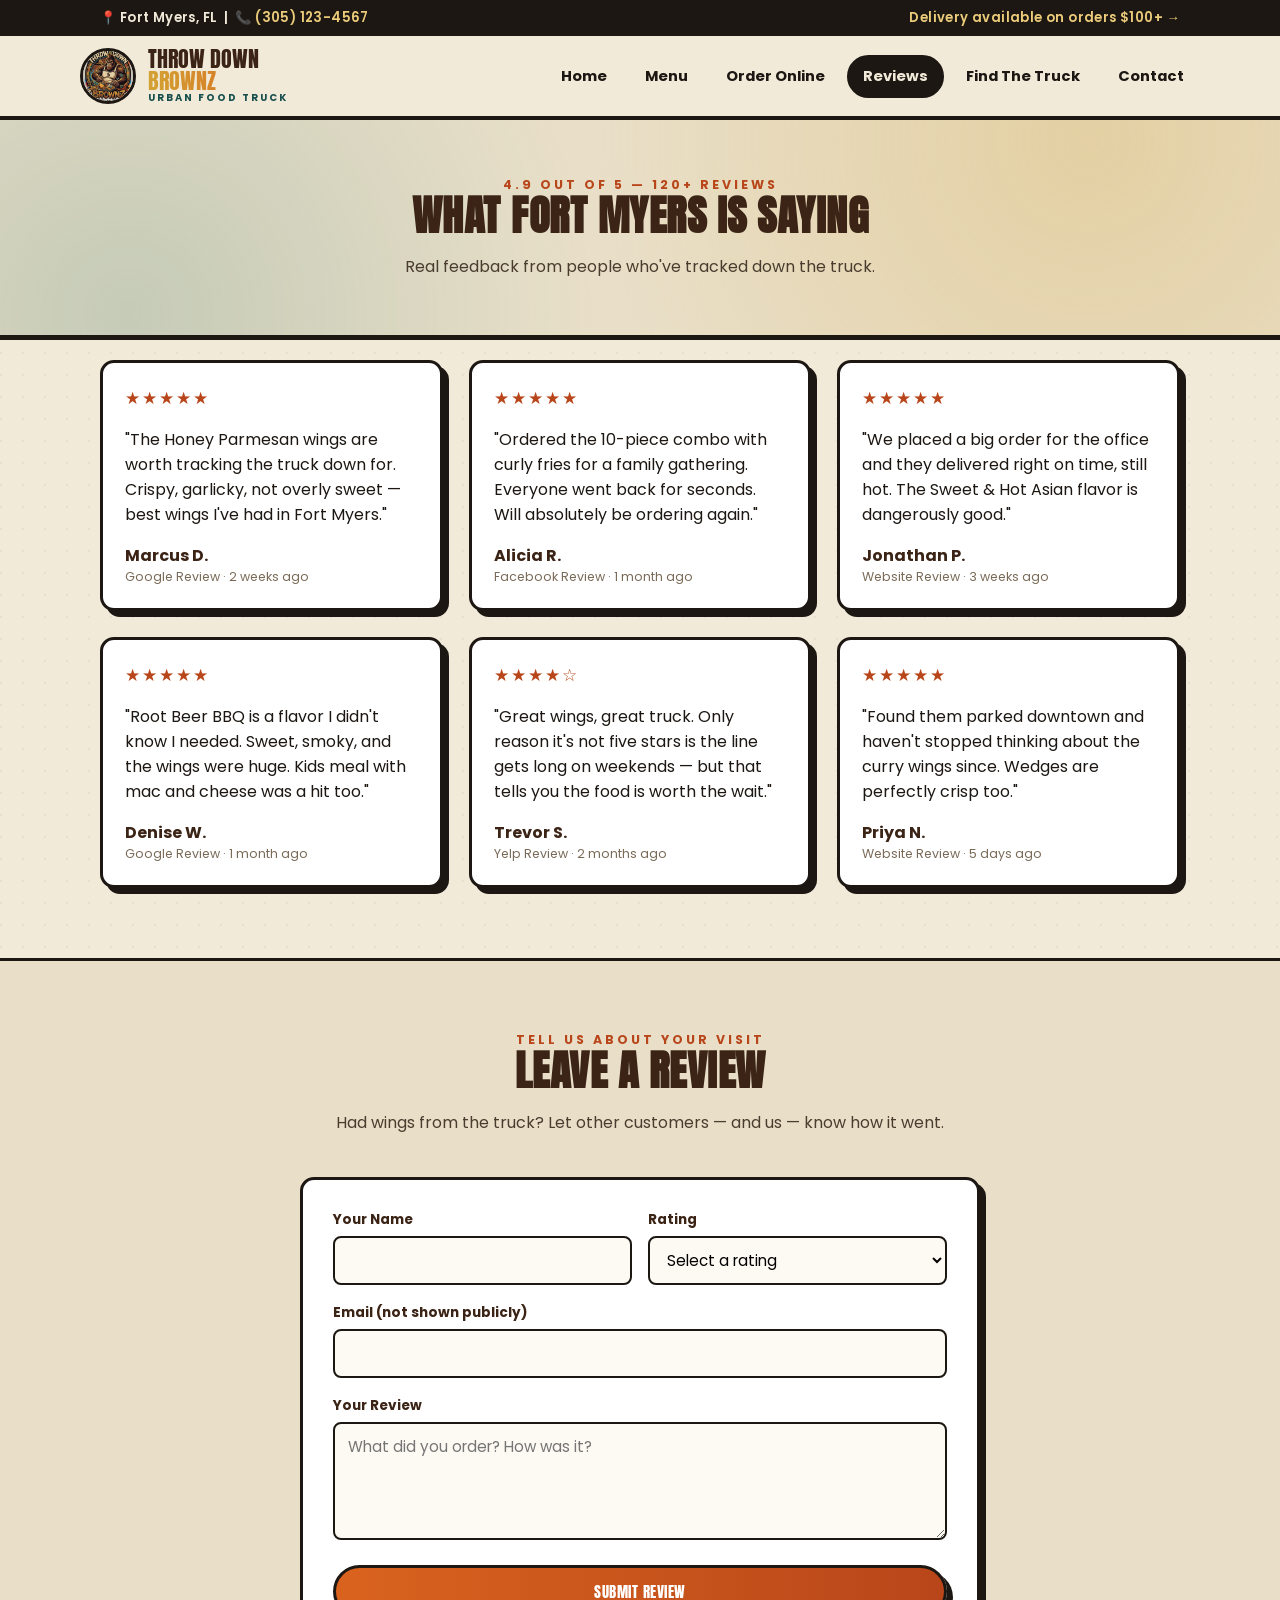
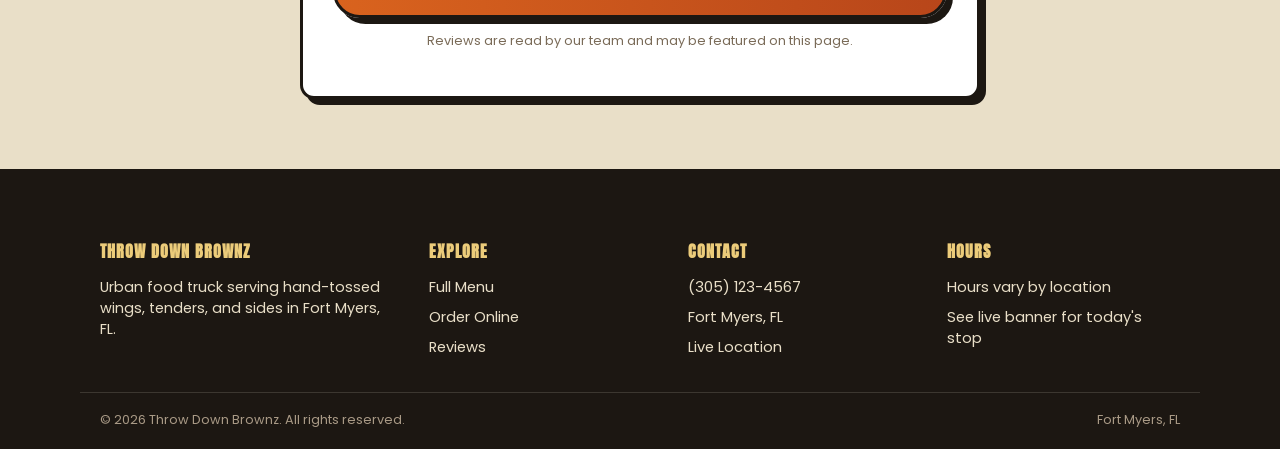
<file: reviews.html>
<!DOCTYPE html>
<html lang="en">
<head>
<meta charset="UTF-8">
<meta name="viewport" content="width=device-width, initial-scale=1.0">
<title>Reviews | Throw Down Brownz</title>
<meta name="description" content="Read what customers say about Throw Down Brownz food truck in Fort Myers, FL, and leave your own review.">
<link rel="icon" href="logo.png">
<link rel="stylesheet" href="styles.css">
</head>
<body>

<div class="topbar">
  <div class="container">
    <span>📍 Fort Myers, FL &nbsp;|&nbsp; 📞 <a href="tel:3051234567">(305) 123-4567</a></span>
    <span><a href="order.html">Delivery available on orders $100+ →</a></span>
  </div>
</div>

<header class="site">
  <div class="container nav-wrap">
    <a href="index.html" class="brand">
      <img src="logo.png" alt="Throw Down Brownz logo">
      <div class="brand-text">
        <div class="t1">THROW DOWN</div>
        <div class="t2">BROWNZ</div>
        <div class="tagline">Urban Food Truck</div>
      </div>
    </a>
    <button class="nav-toggle" aria-label="Toggle menu">☰</button>
    <nav class="main-nav">
      <ul>
        <li><a href="index.html">Home</a></li>
        <li><a href="menu.html">Menu</a></li>
        <li><a href="order.html">Order Online</a></li>
        <li><a href="reviews.html" class="active">Reviews</a></li>
        <li><a href="index.html#location">Find The Truck</a></li>
        <li><a href="index.html#contact">Contact</a></li>
      </ul>
    </nav>
  </div>
</header>

<section class="hero" style="padding-bottom:40px;">
  <div class="container">
    <div class="section-head" style="margin-bottom:0;">
      <div class="kicker">4.9 out of 5 — 120+ reviews</div>
      <h2 style="color:var(--brown-deep);">What Fort Myers is saying</h2>
      <p>Real feedback from people who've tracked down the truck.</p>
    </div>
  </div>
</section>

<section style="padding-top:20px;">
  <div class="container">
    <div class="grid cols-3">

      <div class="review-card">
        <div class="stars">★★★★★</div>
        <p>"The Honey Parmesan wings are worth tracking the truck down for. Crispy, garlicky, not overly sweet — best wings I've had in Fort Myers."</p>
        <div class="review-name">Marcus D.</div>
        <div class="review-meta">Google Review · 2 weeks ago</div>
      </div>

      <div class="review-card">
        <div class="stars">★★★★★</div>
        <p>"Ordered the 10-piece combo with curly fries for a family gathering. Everyone went back for seconds. Will absolutely be ordering again."</p>
        <div class="review-name">Alicia R.</div>
        <div class="review-meta">Facebook Review · 1 month ago</div>
      </div>

      <div class="review-card">
        <div class="stars">★★★★★</div>
        <p>"We placed a big order for the office and they delivered right on time, still hot. The Sweet &amp; Hot Asian flavor is dangerously good."</p>
        <div class="review-name">Jonathan P.</div>
        <div class="review-meta">Website Review · 3 weeks ago</div>
      </div>

      <div class="review-card">
        <div class="stars">★★★★★</div>
        <p>"Root Beer BBQ is a flavor I didn't know I needed. Sweet, smoky, and the wings were huge. Kids meal with mac and cheese was a hit too."</p>
        <div class="review-name">Denise W.</div>
        <div class="review-meta">Google Review · 1 month ago</div>
      </div>

      <div class="review-card">
        <div class="stars">★★★★☆</div>
        <p>"Great wings, great truck. Only reason it's not five stars is the line gets long on weekends — but that tells you the food is worth the wait."</p>
        <div class="review-name">Trevor S.</div>
        <div class="review-meta">Yelp Review · 2 months ago</div>
      </div>

      <div class="review-card">
        <div class="stars">★★★★★</div>
        <p>"Found them parked downtown and haven't stopped thinking about the curry wings since. Wedges are perfectly crisp too."</p>
        <div class="review-name">Priya N.</div>
        <div class="review-meta">Website Review · 5 days ago</div>
      </div>

    </div>
  </div>
</section>

<section class="alt-bg" id="leave-review">
  <div class="container" style="max-width:720px;">
    <div class="section-head">
      <div class="kicker">Tell Us About Your Visit</div>
      <h2>Leave a review</h2>
      <p>Had wings from the truck? Let other customers — and us — know how it went.</p>
    </div>

    <form action="https://formsubmit.co/reviews@throwdownbrownz.com" method="POST" class="form-card">
      <input type="hidden" name="_subject" value="New Customer Review — Throw Down Brownz">
      <input type="hidden" name="_template" value="table">
      <input type="hidden" name="_captcha" value="false">
      <input type="text" name="_honey" style="display:none">

      <div class="field-row">
        <div>
          <label for="rev-name">Your Name</label>
          <input type="text" id="rev-name" name="Name" required>
        </div>
        <div>
          <label for="rev-rating">Rating</label>
          <select id="rev-rating" name="Rating" required>
            <option value="">Select a rating</option>
            <option value="5 stars">★★★★★ — Excellent</option>
            <option value="4 stars">★★★★☆ — Great</option>
            <option value="3 stars">★★★☆☆ — Good</option>
            <option value="2 stars">★★☆☆☆ — Fair</option>
            <option value="1 star">★☆☆☆☆ — Poor</option>
          </select>
        </div>
      </div>

      <label for="rev-email">Email (not shown publicly)</label>
      <input type="email" id="rev-email" name="Email" required>

      <label for="rev-text">Your Review</label>
      <textarea id="rev-text" name="Review" rows="4" placeholder="What did you order? How was it?" required></textarea>

      <button type="submit" class="btn btn-primary btn-block">Submit Review</button>
      <p class="helper center" style="margin-top:14px;">Reviews are read by our team and may be featured on this page.</p>
    </form>
  </div>
</section>

<footer>
  <div class="container grid">
    <div>
      <h4>Throw Down Brownz</h4>
      <p style="font-size:0.9rem; max-width:280px;">Urban food truck serving hand-tossed wings, tenders, and sides in Fort Myers, FL.</p>
    </div>
    <div>
      <h4>Explore</h4>
      <ul>
        <li><a href="menu.html">Full Menu</a></li>
        <li><a href="order.html">Order Online</a></li>
        <li><a href="reviews.html">Reviews</a></li>
      </ul>
    </div>
    <div>
      <h4>Contact</h4>
      <ul>
        <li><a href="tel:3051234567">(305) 123-4567</a></li>
        <li>Fort Myers, FL</li>
        <li><a href="index.html#location">Live Location</a></li>
      </ul>
    </div>
    <div>
      <h4>Hours</h4>
      <ul>
        <li>Hours vary by location</li>
        <li>See live banner for today's stop</li>
      </ul>
    </div>
  </div>
  <div class="container footer-bottom">
    <span>© <span data-year></span> Throw Down Brownz. All rights reserved.</span>
    <span>Fort Myers, FL</span>
  </div>
</footer>

<script src="script.js"></script>
</body>
</html>
</file>
<file: styles.css>
/* ============================================
   THROW DOWN BROWNZ — Urban Food Truck
   Design tokens pulled from the truck's logo:
   - Kraft-paper cream background
   - Charcoal ink outlines
   - Gorilla-brown + gold gradient headlines
   - Kente-inspired teal / burnt-orange accents
   ============================================ */

@import url('https://fonts.googleapis.com/css2?family=Anton&family=Bangers&family=Poppins:ital,wght@0,400;0,500;0,600;0,700;0,800;1,400&display=swap');

:root{
  --ink: #1c1712;
  --cream: #f2ead9;
  --cream-2: #e9dfc8;
  --brown-deep: #3b2416;
  --brown: #6b4326;
  --gold: #d3a233;
  --gold-light: #eccc7a;
  --orange: #d9631e;
  --orange-deep: #b8461a;
  --teal: #1f6f6a;
  --teal-deep: #164f4c;
  --cream-rgb: 242,234,217;
  --radius: 14px;
  --shadow-hard: 6px 6px 0 var(--ink);
  --shadow-soft: 0 10px 30px rgba(28,23,18,0.18);
}

*{ box-sizing: border-box; }
html{ scroll-behavior: smooth; }

body{
  margin:0;
  background: var(--cream);
  background-image:
    radial-gradient(circle at 1px 1px, rgba(28,23,18,0.05) 1px, transparent 1px);
  background-size: 22px 22px;
  color: var(--ink);
  font-family: 'Poppins', sans-serif;
  -webkit-font-smoothing: antialiased;
}

img{ max-width:100%; display:block; }

h1,h2,h3,.display{
  font-family: 'Anton', 'Bangers', sans-serif;
  letter-spacing: 0.5px;
  text-transform: uppercase;
  line-height: 1.05;
  margin: 0 0 0.4em;
}

a{ color: inherit; text-decoration:none; }

.container{
  width: 100%;
  max-width: 1120px;
  margin: 0 auto;
  padding: 0 20px;
}

/* ---------- Spray-paint headline accent ---------- */
.spray-underline{
  display:inline-block;
  position:relative;
}
.spray-underline::after{
  content:"";
  position:absolute;
  left:-4%; right:-4%; bottom:-10px;
  height:12px;
  background: linear-gradient(90deg, var(--orange), var(--gold));
  clip-path: polygon(0% 40%, 8% 0%, 22% 60%, 36% 10%, 50% 55%, 64% 5%, 78% 65%, 92% 15%, 100% 50%, 100% 100%, 0% 100%);
  opacity:0.9;
}

/* ---------- Top announcement bar ---------- */
.topbar{
  background: var(--ink);
  color: var(--cream);
  font-size: 0.82rem;
  font-weight: 600;
  letter-spacing: 0.4px;
}
.topbar .container{
  display:flex;
  align-items:center;
  justify-content:space-between;
  gap: 12px;
  padding-top:8px;
  padding-bottom:8px;
  flex-wrap: wrap;
}
.topbar a{ color: var(--gold-light); }
.topbar .pulse-dot{
  width:8px; height:8px; border-radius:50%;
  background:#4ade80;
  display:inline-block;
  margin-right:6px;
  box-shadow:0 0 0 rgba(74,222,128,0.6);
  animation: pulse 1.8s infinite;
}
@keyframes pulse{
  0%{ box-shadow:0 0 0 0 rgba(74,222,128,0.55); }
  70%{ box-shadow:0 0 0 8px rgba(74,222,128,0); }
  100%{ box-shadow:0 0 0 0 rgba(74,222,128,0); }
}

/* ---------- Header / nav ---------- */
header.site{
  background: var(--cream);
  border-bottom: 4px solid var(--ink);
  position: sticky;
  top:0;
  z-index: 50;
}
.nav-wrap{
  display:flex;
  align-items:center;
  justify-content:space-between;
  padding: 12px 0;
  gap: 16px;
}
.brand{
  display:flex;
  align-items:center;
  gap:12px;
  font-family:'Anton',sans-serif;
}
.brand img{
  height:56px; width:56px;
  border-radius:50%;
  border:3px solid var(--ink);
  object-fit:cover;
  background:#fff;
}
.brand .brand-text{
  line-height:1;
}
.brand .brand-text .t1{
  font-size:1.35rem;
  color: var(--brown-deep);
}
.brand .brand-text .t2{
  font-size:1.35rem;
  background: linear-gradient(90deg, var(--gold), var(--orange));
  -webkit-background-clip:text;
  background-clip:text;
  color:transparent;
}
.brand .brand-text .tagline{
  font-family:'Poppins',sans-serif;
  font-size:0.62rem;
  letter-spacing:2px;
  color: var(--teal-deep);
  font-weight:700;
  text-transform:uppercase;
}

nav.main-nav ul{
  list-style:none;
  display:flex;
  gap:6px;
  margin:0; padding:0;
  flex-wrap:wrap;
}
nav.main-nav a{
  display:block;
  padding: 9px 14px;
  font-weight:700;
  font-size:0.92rem;
  border-radius: 999px;
  border: 2px solid transparent;
}
nav.main-nav a:hover, nav.main-nav a.active{
  border-color: var(--ink);
  background: var(--ink);
  color: var(--cream);
}
.nav-toggle{ display:none; }

.btn{
  display:inline-flex;
  align-items:center;
  justify-content:center;
  gap:8px;
  font-family:'Anton',sans-serif;
  letter-spacing:0.5px;
  text-transform:uppercase;
  font-size:0.95rem;
  padding: 12px 22px;
  border-radius: 999px;
  border: 3px solid var(--ink);
  cursor:pointer;
  transition: transform .15s ease, box-shadow .15s ease;
  box-shadow: var(--shadow-hard);
}
.btn:hover{ transform: translate(-2px,-2px); }
.btn:active{ transform: translate(0,0); box-shadow:2px 2px 0 var(--ink); }
.btn-primary{ background: linear-gradient(90deg, var(--orange), var(--orange-deep)); color:#fff; }
.btn-gold{ background: linear-gradient(90deg, var(--gold-light), var(--gold)); color: var(--ink); }
.btn-teal{ background: var(--teal); color:#fff; }
.btn-outline{ background: transparent; color: var(--ink); }
.btn-block{ width:100%; }
.btn-sm{ padding:8px 16px; font-size:0.78rem; }

/* ---------- Hero ---------- */
.hero{
  position:relative;
  overflow:hidden;
  padding: 56px 0 64px;
  background:
    radial-gradient(circle at 85% 10%, rgba(211,162,51,0.25), transparent 45%),
    radial-gradient(circle at 10% 90%, rgba(31,111,106,0.18), transparent 40%),
    var(--cream-2);
  border-bottom: 5px solid var(--ink);
}
.hero-grid{
  display:grid;
  grid-template-columns: 1.1fr 0.9fr;
  gap: 40px;
  align-items:center;
}
.eyebrow{
  display:inline-flex;
  align-items:center;
  gap:8px;
  background: var(--ink);
  color: var(--gold-light);
  font-weight:700;
  font-size:0.75rem;
  letter-spacing:2px;
  text-transform:uppercase;
  padding:7px 14px;
  border-radius:999px;
  margin-bottom:18px;
}
.hero h1{
  font-size: clamp(2.4rem, 5.5vw, 4rem);
  color: var(--brown-deep);
}
.hero h1 .accent{
  background: linear-gradient(90deg, var(--orange), var(--gold));
  -webkit-background-clip:text;
  background-clip:text;
  color:transparent;
}
.hero p.lead{
  font-size:1.08rem;
  color:#3a2f24;
  max-width:520px;
  margin: 18px 0 28px;
}
.hero-actions{ display:flex; gap:14px; flex-wrap:wrap; }
.hero-art{
  position:relative;
  display:flex;
  justify-content:center;
}
.hero-art img{
  max-width: 380px;
  filter: drop-shadow(10px 10px 0 rgba(28,23,18,0.15));
}

/* ---------- Location banner ---------- */
.locate-bar{
  background: var(--ink);
  color: var(--cream);
  border-top: 3px solid var(--gold);
  border-bottom: 3px solid var(--gold);
}
.locate-bar .container{
  padding: 18px 20px;
  display:flex;
  align-items:center;
  gap:18px;
  flex-wrap:wrap;
  justify-content:space-between;
}
.locate-left{ display:flex; align-items:center; gap:14px; flex-wrap:wrap; }
.locate-badge{
  background: var(--teal);
  color:#fff;
  font-family:'Anton',sans-serif;
  font-size:0.78rem;
  letter-spacing:1px;
  padding:8px 14px;
  border-radius:999px;
  white-space:nowrap;
  display:flex; align-items:center; gap:8px;
}
.locate-badge .dot{
  width:9px;height:9px;border-radius:50%;
  background:#4ade80;
  box-shadow:0 0 0 rgba(74,222,128,0.6);
  animation: pulse 1.8s infinite;
}
#current-location-text{
  font-weight:700;
  font-size:1.05rem;
}
#current-hours-text{
  font-size:0.85rem;
  color: var(--gold-light);
}

/* ---------- Section base ---------- */
section{ padding: 70px 0; }
.section-head{
  text-align:center;
  max-width:640px;
  margin: 0 auto 42px;
}
.section-head .kicker{
  font-weight:700;
  font-size:0.78rem;
  letter-spacing:3px;
  text-transform:uppercase;
  color: var(--orange-deep);
}
.section-head h2{
  font-size: clamp(1.8rem, 4vw, 2.6rem);
  color: var(--brown-deep);
}
.section-head p{ color:#4a3d2f; }

.alt-bg{
  background: var(--cream-2);
  border-top:3px solid var(--ink);
  border-bottom:3px solid var(--ink);
}

/* ---------- Cards ---------- */
.grid{
  display:grid;
  gap: 26px;
}
.cols-3{ grid-template-columns: repeat(3, 1fr); }
.cols-2{ grid-template-columns: repeat(2, 1fr); }

.card{
  background:#fff;
  border: 3px solid var(--ink);
  border-radius: var(--radius);
  overflow:hidden;
  box-shadow: var(--shadow-hard);
  transition: transform .15s ease;
}
.card:hover{ transform: translateY(-4px); }
.card .card-img{
  aspect-ratio: 4/3;
  overflow:hidden;
  border-bottom:3px solid var(--ink);
  background:#eee;
}
.card .card-img img{ width:100%; height:100%; object-fit:cover; }
.card .card-body{ padding: 16px 18px 20px; }
.card h3{ font-size:1.1rem; color:var(--brown-deep); margin-bottom:6px; }
.card p{ color:#544636; font-size:0.92rem; margin:0 0 10px; }
.price-tag{
  display:inline-block;
  font-family:'Anton',sans-serif;
  background: var(--gold);
  border:2px solid var(--ink);
  padding:3px 12px;
  border-radius:999px;
  font-size:0.95rem;
}

/* ---------- Stats strip ---------- */
.stats{
  display:grid;
  grid-template-columns:repeat(4,1fr);
  gap:20px;
  text-align:center;
}
.stats .stat h3{
  font-size:2.2rem;
  color: var(--gold-light);
  margin-bottom:2px;
}
.stats .stat span{
  font-size:0.8rem;
  letter-spacing:1px;
  text-transform:uppercase;
  color: var(--cream-2);
  font-weight:600;
}
.stats-band{
  background: var(--brown-deep);
  color:#fff;
  border-top:5px solid var(--gold);
  border-bottom:5px solid var(--gold);
}

/* ---------- Reviews ---------- */
.review-card{
  background:#fff;
  border:3px solid var(--ink);
  border-radius: var(--radius);
  padding:22px;
  box-shadow: var(--shadow-hard);
}
.stars{ color:var(--orange-deep); letter-spacing:2px; font-size:1.05rem; margin-bottom:8px; }
.review-name{ font-weight:700; margin-top:12px; color:var(--brown-deep); }
.review-meta{ font-size:0.78rem; color:#7a6b58; }

/* ---------- Footer ---------- */
footer{
  background: var(--ink);
  color: var(--cream-2);
  padding: 46px 0 20px;
}
footer h4{
  font-family:'Anton',sans-serif;
  color: var(--gold-light);
  letter-spacing:1px;
  margin-bottom:14px;
  text-transform:uppercase;
  font-size:1rem;
}
footer .grid{ grid-template-columns: 1.3fr 1fr 1fr 1fr; }
footer a{ color: var(--cream-2); }
footer a:hover{ color: var(--gold-light); }
footer ul{ list-style:none; padding:0; margin:0; display:flex; flex-direction:column; gap:9px; font-size:0.92rem; }
.footer-bottom{
  border-top:1px solid rgba(242,234,217,0.15);
  margin-top:34px;
  padding-top:18px;
  display:flex;
  justify-content:space-between;
  flex-wrap:wrap;
  gap:10px;
  font-size:0.8rem;
  color:#a99a86;
}

/* ---------- Forms ---------- */
.form-card{
  background:#fff;
  border:3px solid var(--ink);
  border-radius: var(--radius);
  box-shadow: var(--shadow-hard);
  padding: 30px;
}
label{ display:block; font-weight:700; font-size:0.85rem; margin-bottom:6px; color:var(--brown-deep); }
input, select, textarea{
  width:100%;
  padding:11px 13px;
  border:2px solid var(--ink);
  border-radius:8px;
  font-family:'Poppins',sans-serif;
  font-size:0.95rem;
  margin-bottom:18px;
  background:#fdfaf3;
}
input:focus, select:focus, textarea:focus{
  outline:3px solid var(--gold);
  outline-offset:1px;
}
fieldset{ border:2px dashed var(--brown); border-radius:10px; padding:16px; margin-bottom:18px; }
legend{ font-family:'Anton',sans-serif; padding:0 8px; color:var(--brown-deep); }
.field-row{ display:grid; grid-template-columns:1fr 1fr; gap:16px; }
.checkbox-row{ display:flex; align-items:flex-start; gap:10px; margin-bottom:16px; }
.checkbox-row input{ width:auto; margin:4px 0 0; }
.helper{ font-size:0.8rem; color:#7a6b58; margin-top:-12px; margin-bottom:16px; }
.note-box{
  background: var(--cream-2);
  border:2px solid var(--ink);
  border-radius:10px;
  padding:14px 18px;
  font-size:0.88rem;
  margin-bottom:22px;
}

/* ---------- Menu page specific ---------- */
.menu-jump{
  display:flex;
  flex-wrap:wrap;
  gap:10px;
  justify-content:center;
  margin-bottom:44px;
}
.menu-jump a{
  border:2px solid var(--ink);
  padding:8px 16px;
  border-radius:999px;
  font-weight:700;
  font-size:0.85rem;
}
.menu-jump a:hover{ background:var(--ink); color:var(--cream); }
.menu-category{ margin-bottom:64px; scroll-margin-top:120px; }
.menu-category h2{
  color:var(--brown-deep);
  font-size:1.9rem;
  border-bottom:4px solid var(--gold);
  display:inline-block;
  padding-bottom:6px;
  margin-bottom:8px;
}
.menu-category .cat-desc{ color:#5a4c3c; margin-bottom:26px; max-width:640px; }
.flavor-tags{ display:flex; flex-wrap:wrap; gap:8px; margin-top:10px; }
.flavor-tags span{
  background:var(--cream-2);
  border:1.5px solid var(--ink);
  font-size:0.78rem;
  padding:4px 10px;
  border-radius:999px;
}
.combo-table{ width:100%; border-collapse:collapse; margin-top:10px; }
.combo-table th, .combo-table td{
  border:2px solid var(--ink);
  padding:12px 14px;
  text-align:left;
  font-size:0.95rem;
}
.combo-table th{ background:var(--brown-deep); color:#fff; font-family:'Anton',sans-serif; letter-spacing:0.5px; }
.combo-table tr:nth-child(even){ background: var(--cream-2); }

/* ---------- Map embed ---------- */
.map-frame{
  border:3px solid var(--ink);
  border-radius: var(--radius);
  overflow:hidden;
  box-shadow: var(--shadow-hard);
}
.map-frame iframe{ width:100%; height:340px; border:0; display:block; }

/* ---------- Order summary box ---------- */
.order-total{
  background: var(--teal);
  color:#fff;
  border:3px solid var(--ink);
  border-radius: var(--radius);
  padding:20px;
  text-align:center;
  margin-bottom:22px;
}
.order-total .amt{ font-family:'Anton',sans-serif; font-size:2rem; }

/* ---------- Utility ---------- */
.center{ text-align:center; }
.mt-0{ margin-top:0; }
.badge-flag{
  display:inline-block;
  background:var(--orange);
  color:#fff;
  font-size:0.7rem;
  font-weight:700;
  padding:3px 9px;
  border-radius:6px;
  margin-left:8px;
  vertical-align:middle;
}

/* ---------- Responsive ---------- */
@media (max-width: 880px){
  .hero-grid{ grid-template-columns:1fr; }
  .hero-art{ order:-1; }
  .hero-art img{ max-width:260px; }
  .cols-3{ grid-template-columns:1fr 1fr; }
  footer .grid{ grid-template-columns:1fr 1fr; }
  .stats{ grid-template-columns:1fr 1fr; }
  .field-row{ grid-template-columns:1fr; }
}

@media (max-width: 680px){
  nav.main-nav{
    position:fixed; inset:70px 0 0 0;
    background:var(--cream);
    display:none;
    padding:20px;
    overflow-y:auto;
    z-index:40;
  }
  nav.main-nav.open{ display:block; }
  nav.main-nav ul{ flex-direction:column; }
  nav.main-nav a{ font-size:1.1rem; padding:14px; }
  .nav-toggle{
    display:flex;
    align-items:center;
    justify-content:center;
    width:44px; height:44px;
    border:2px solid var(--ink);
    border-radius:10px;
    background:var(--cream);
    font-size:1.3rem;
    cursor:pointer;
  }
  .cols-3, .cols-2{ grid-template-columns:1fr; }
  .hero{ padding:40px 0 48px; }
  section{ padding:50px 0; }
}

@media (prefers-reduced-motion: reduce){
  .pulse-dot, .locate-badge .dot{ animation:none; }
  html{ scroll-behavior:auto; }
}
</file>
